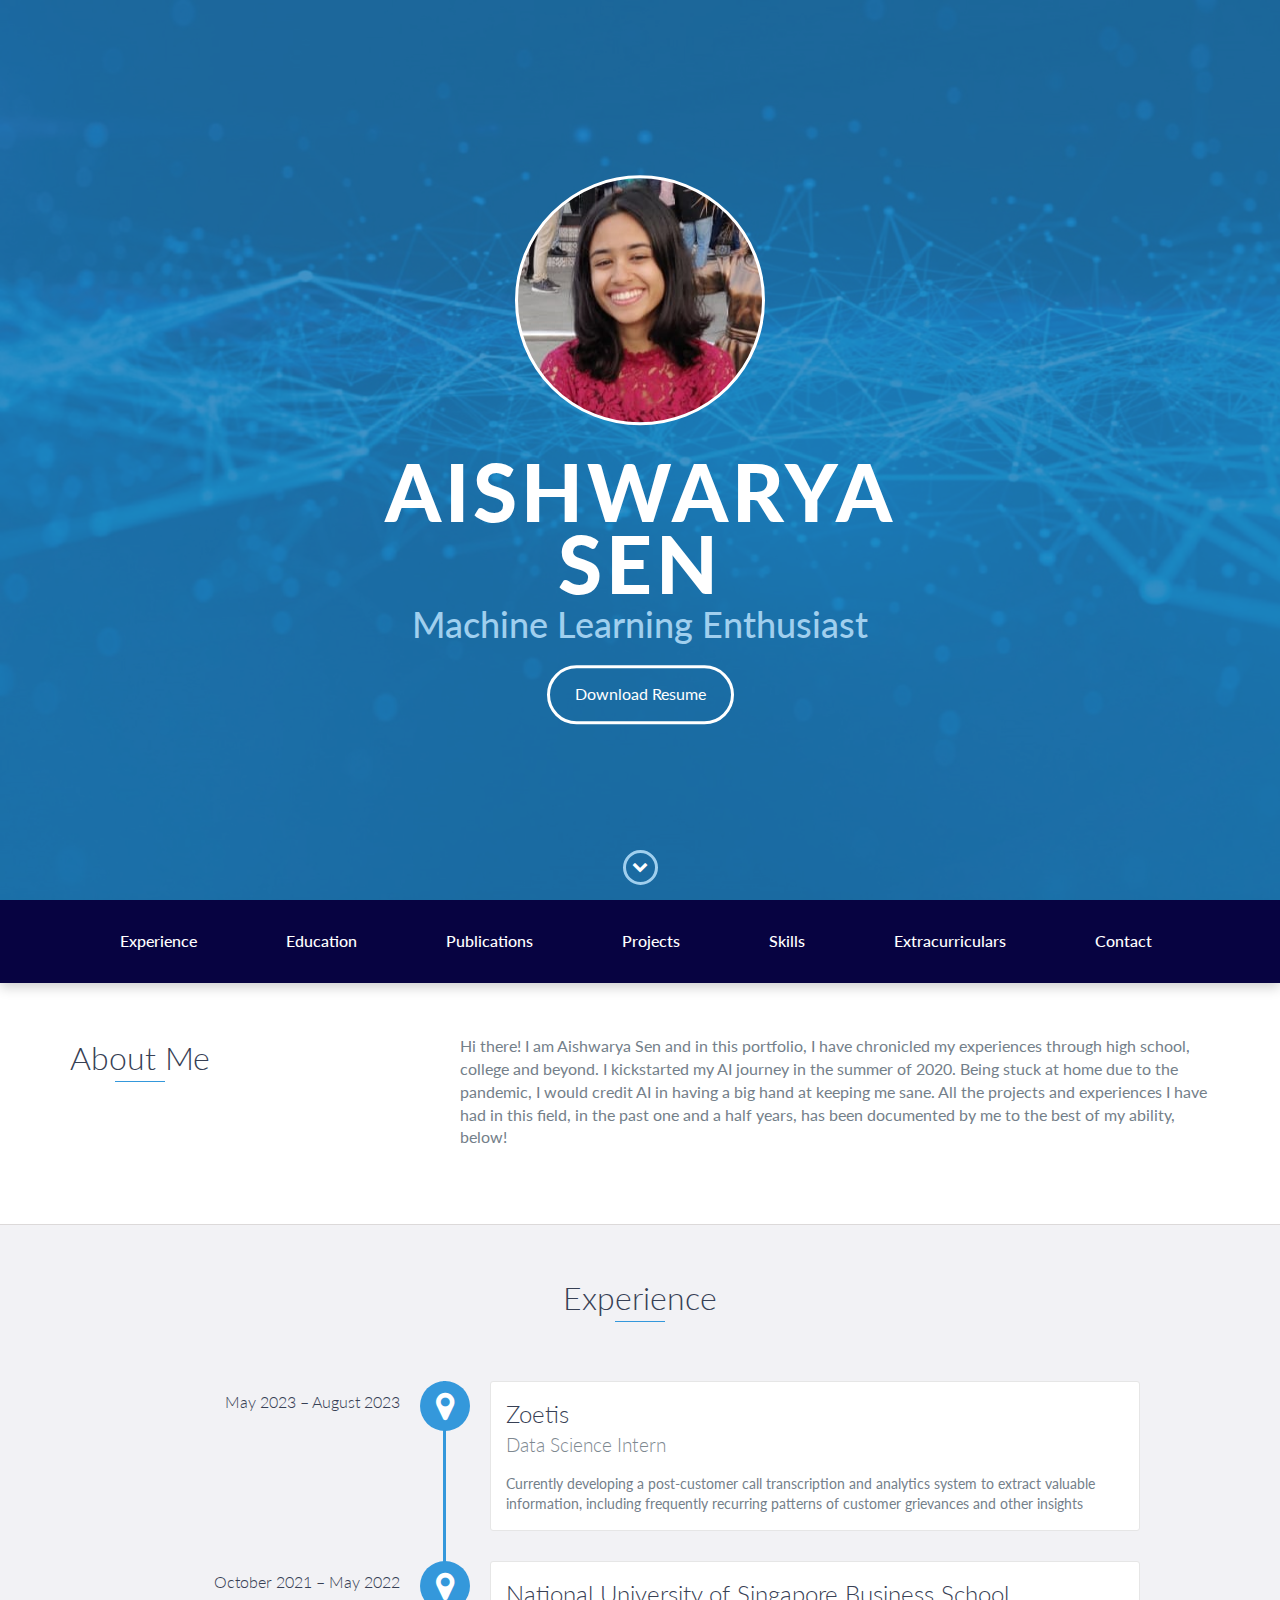
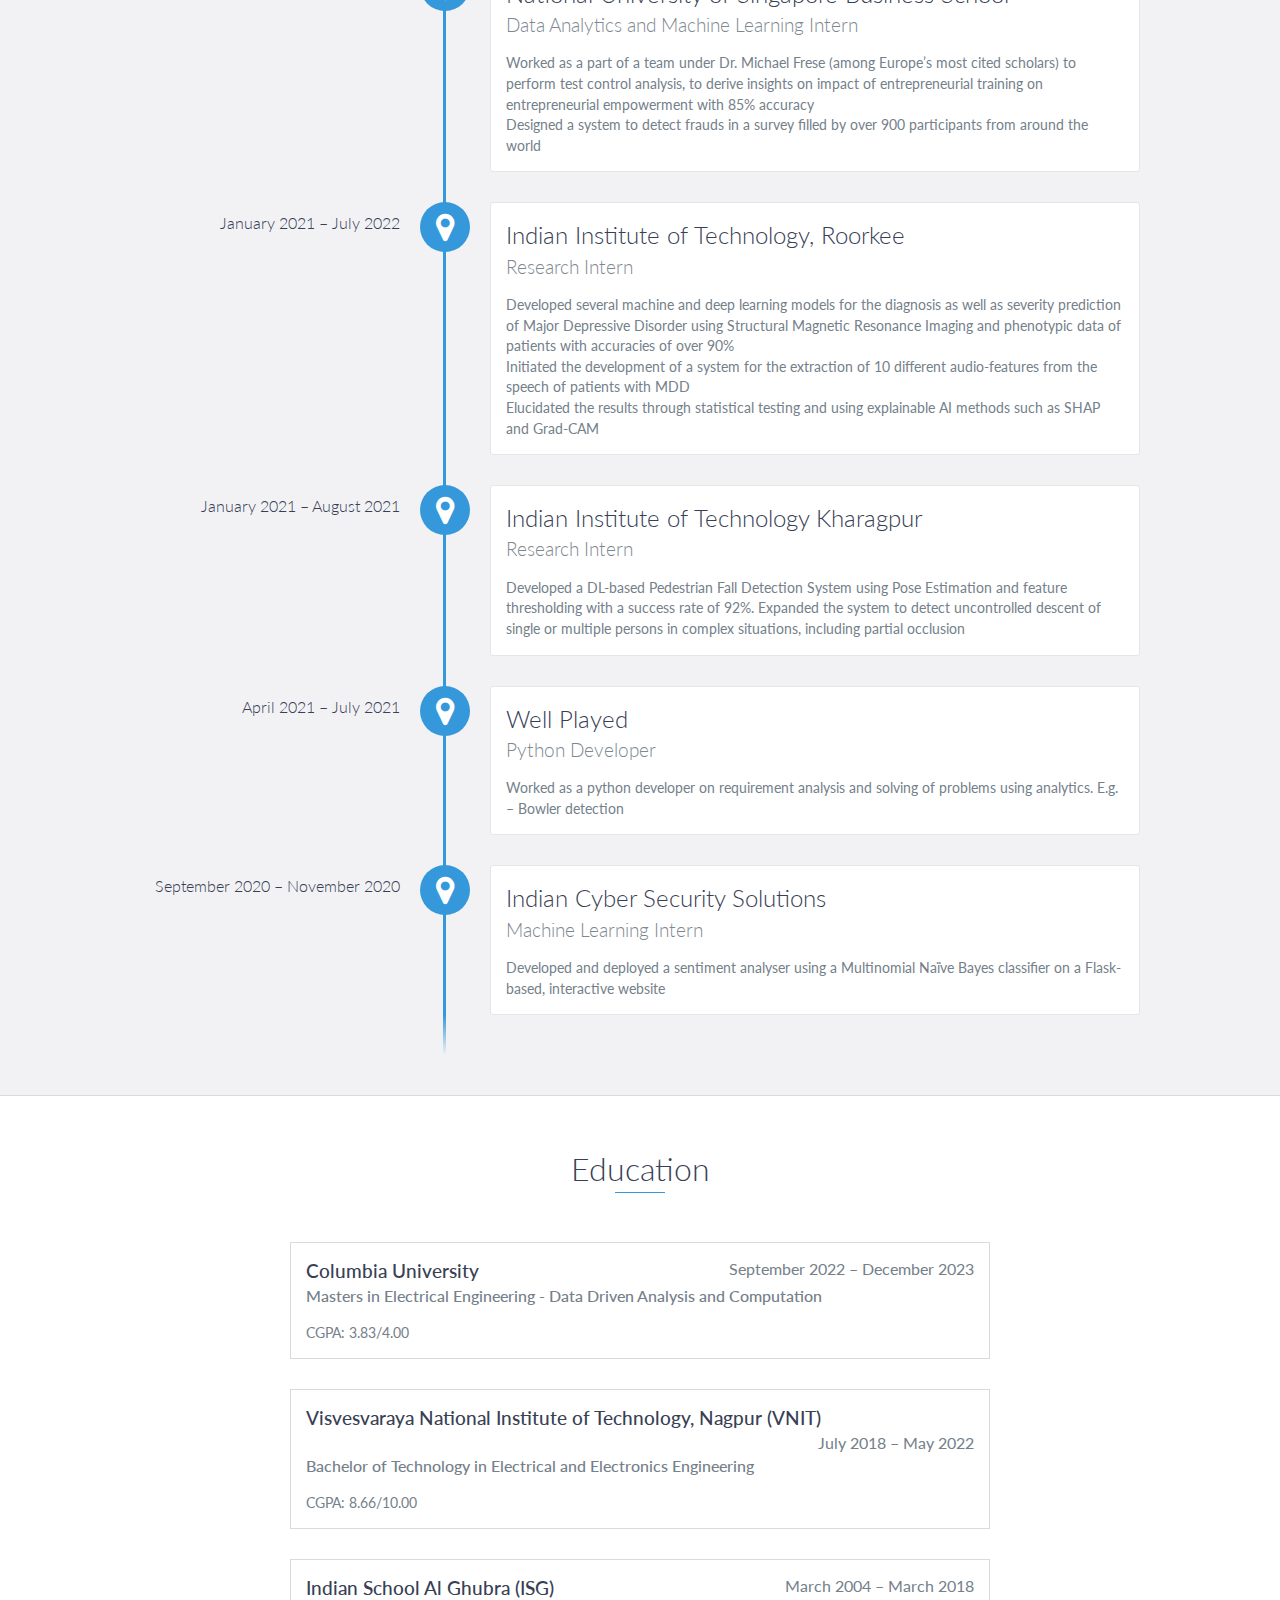
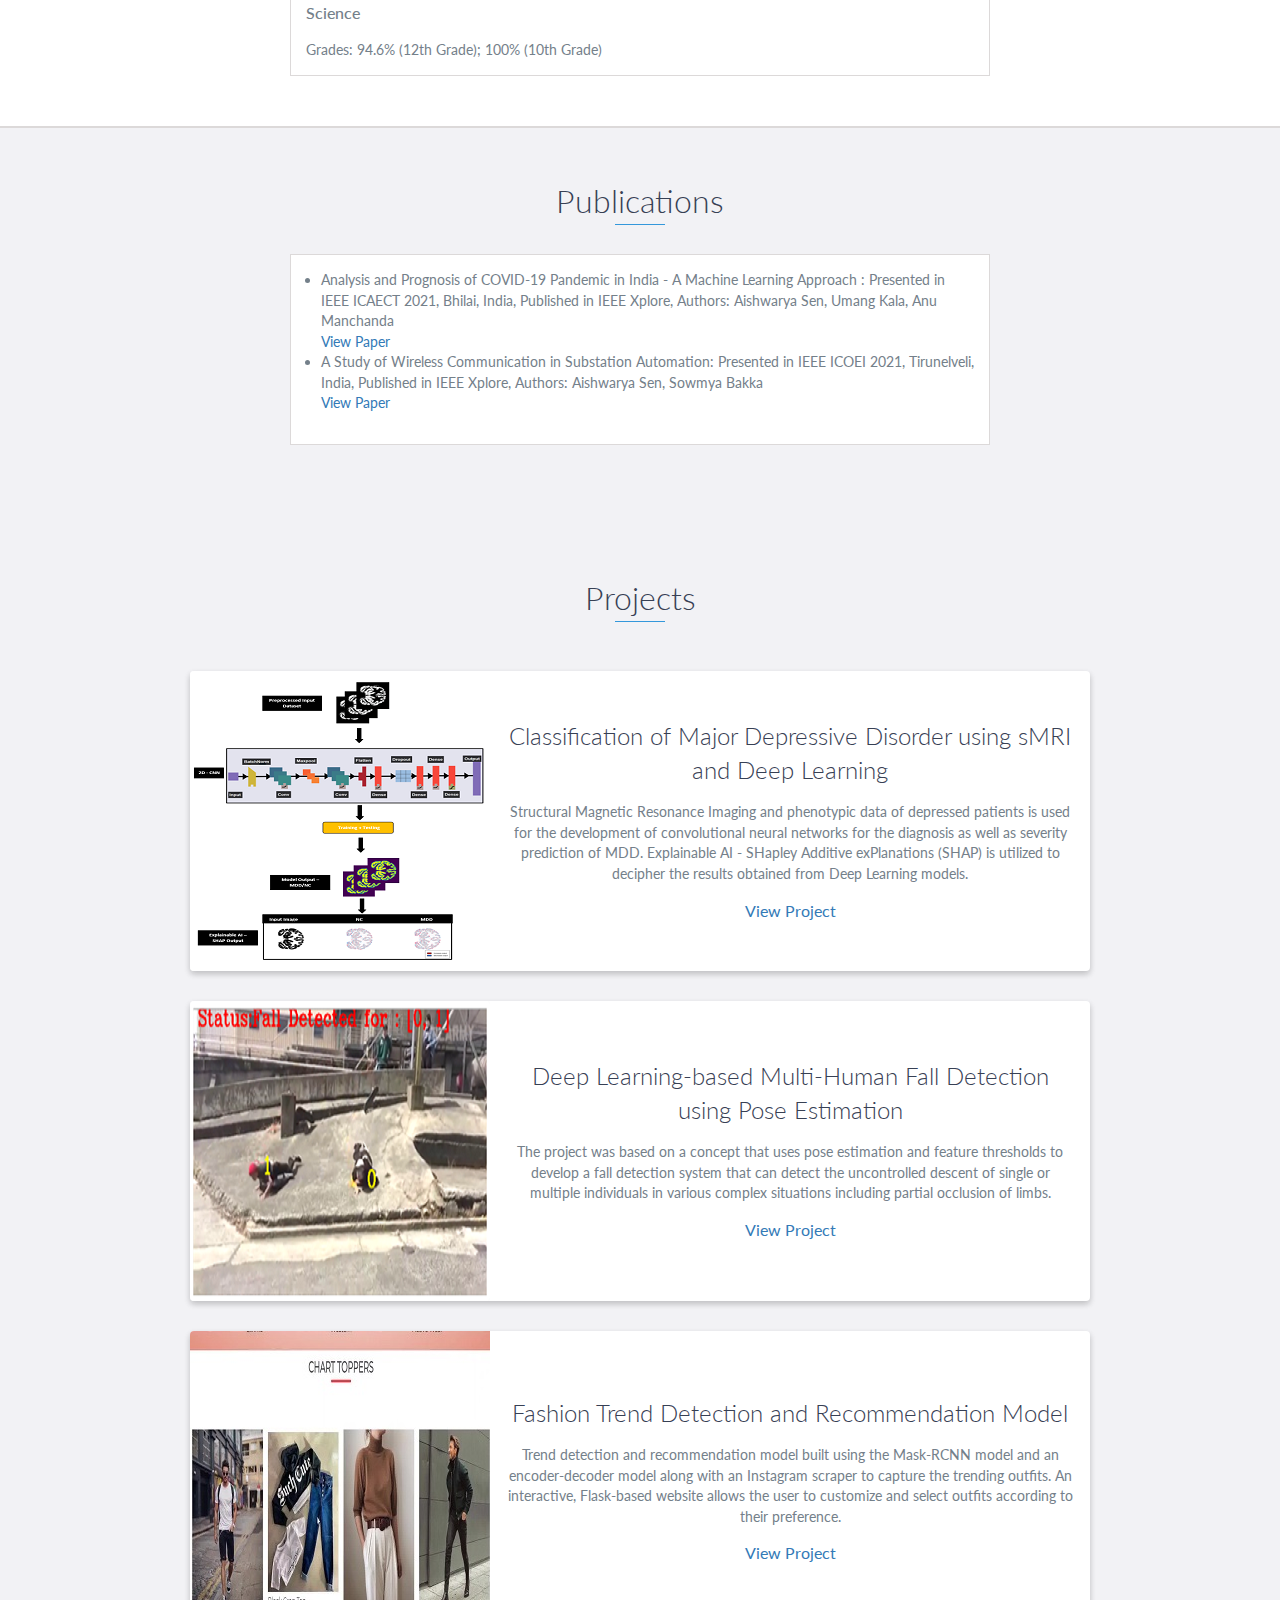
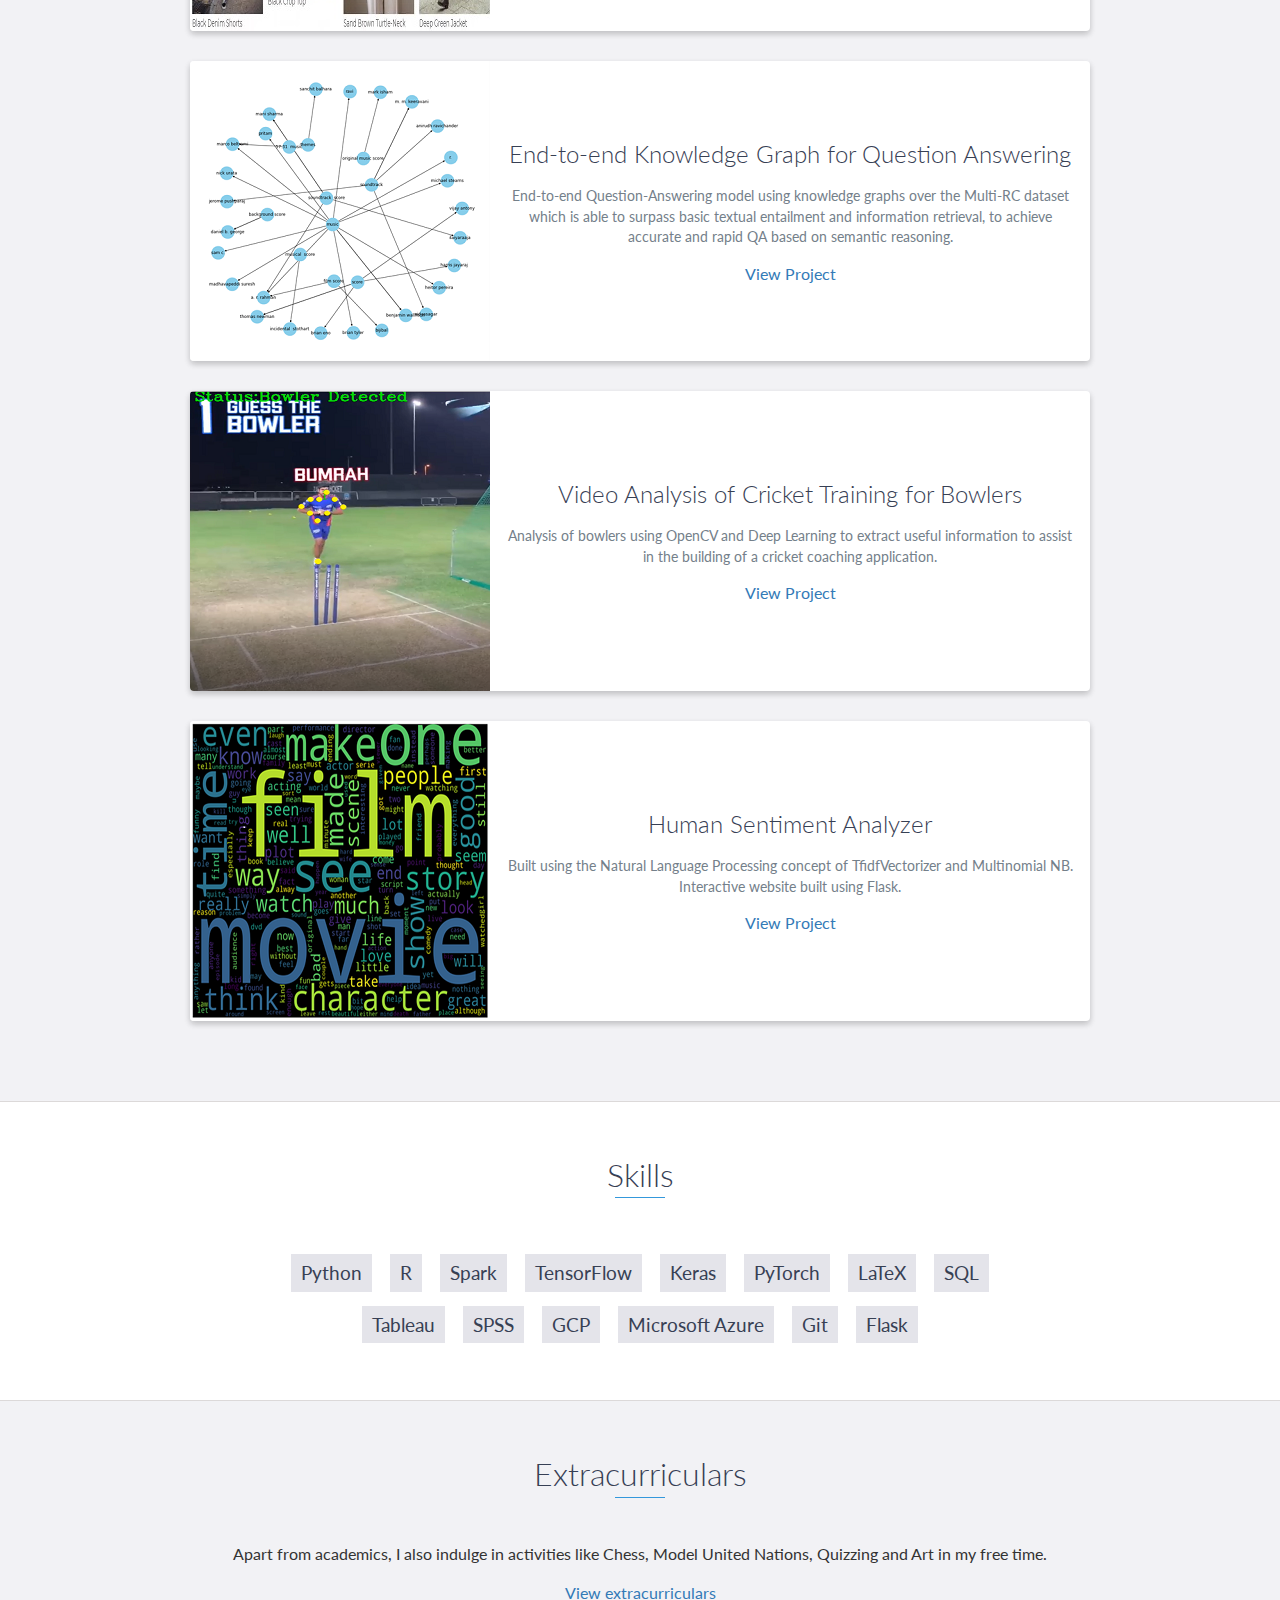
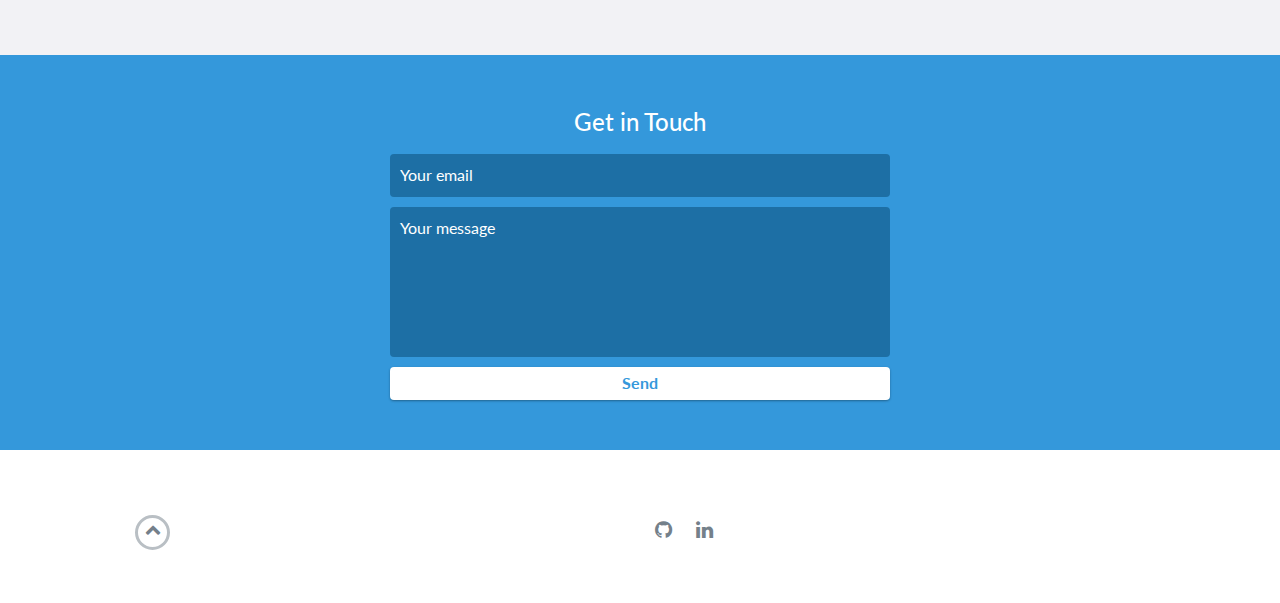
<file: index.html>
<!DOCTYPE html>
<html class="no-js" lang="en">

<head>
    <meta charset="utf-8">
    <meta http-equiv="X-UA-Compatible" content="IE=edge">
    <meta name="viewport" content="width=device-width, initial-scale=1">
    <title>My Portfolio</title>
	<link rel="shortcut icon" href="favicon.ico" type="image/x-icon">
	<link rel="icon" href="favicon.ico" type="image/x-icon">
    <link href="https://fonts.googleapis.com/css?family=Lato:300,400,700,900" rel="stylesheet">
    <link rel="stylesheet" href="libs/font-awesome/css/font-awesome.min.css">
    <link href="css/bootstrap.min.css" rel="stylesheet">
    <link href="css/styles.css" rel="stylesheet">
    <link href="css/lead.css" rel="stylesheet">
    <link href="css/page.css" rel="stylesheet">
    <link href="css/styleopt.css" rel="stylesheet">

</head>

<body>
   
    <div id="lead">
        <div id="lead-content">
            <div class="author-img" style="background-image: url(images/profile-image1.png);"></div>
            <h1>Aishwarya Sen</h1>
            <h2>Machine Learning Enthusiast</h2>
            <a href="https://drive.google.com/file/d/1yhJQAk7aysb_W3aeq8opsKJZp063W_T9/view?usp=sharing" class="btn-rounded-white">Download Resume</a>
        </div>
        
        <!-- End #lead-content -->

        <div id="lead-overlay"></div>

        <div id="lead-down">
            <span>
                <i class="fa fa-chevron-down" aria-hidden="true"></i>
            </span>
        </div>
        <!-- End #lead-down -->
    </div>
    <!-- End #lead -->

    <div class="page-nav-space-holder d-none d-md-block">
        <div id="page-nav-wrapper" class="page-nav-wrapper text-center">
            <div class="container">
                <ul id="page-nav" class="nav page-nav list-inline">
                    <li class="nav-item"><a class="scrollto nav-link" href="#experience">Experience</a></li>
                    <li class="nav-item"><a class="scrollto nav-link" href="#education">Education</a></li>
                    <li class="nav-item"><a class="scrollto nav-link" href="#publications">Publications</a></li>
                    <li class="nav-item"><a class="scrollto nav-link" href="#projects">Projects</a></li>
                    <li class="nav-item"><a class="scrollto nav-link" href="#skills">Skills</a></li>
                    <li class="nav-item"><a class="scrollto nav-link" href="#extracurriculars">Extracurriculars</a></li>
                    <li class="nav-item"><a class="scrollto nav-link" href="#contact">Contact</a></li>
                </ul><!--//page-nav-->
            </div>
        </div><!--//page-nav-wrapper-->
    </div>

    <div id="about">
        <div class="container">
            <div class="row">
                <div class="col-md-4">
                    <h2 class="heading">About Me</h2>
                </div>
                <div class="col-md-8">
                    <p>
                        Hi there! I am Aishwarya Sen and in this portfolio, I have chronicled my experiences through high school, college and beyond. 
                        I kickstarted my AI journey in the summer of 2020. Being stuck at home due to the pandemic, I would credit AI in having a big hand at keeping me sane. All the projects and experiences I have had in this field, in the past one and a half years, has been documented by me to the best of my ability, below!
                    </p>
                </div>
            </div>
        </div>
    </div>
    <!-- End #about -->

    <div id="experience" class="background-alt">
        <h2 class="heading">Experience</h2>
        <div id="experience-timeline">
		
            <div data-date="May 2023 – August 2023">
                <h3>Zoetis</h3>
                <h4>Data Science Intern</h4>
                <p>
                    Currently developing a post-customer call transcription and analytics system to extract valuable information, including frequently recurring patterns of customer grievances and other insights
                </p>
            </div>
		
            <div data-date="October 2021 – May 2022">
                <h3>National University of Singapore Business School</h3>
                <h4>Data Analytics and Machine Learning Intern</h4>
                <p>
                    Worked as a part of a team under Dr. Michael Frese (among Europe’s most cited scholars) to perform test control analysis, to derive insights on impact of entrepreneurial training on entrepreneurial empowerment with 85% accuracy
		</p>
		<p> 
		    Designed a system to detect frauds in a survey filled by over 900 participants from around the world
		</p>
            </div>


            <div data-date="January 2021 – July 2022">
                <h3>Indian Institute of Technology, Roorkee</h3>
                <h4>Research Intern</h4>
              
                    <p>
                       Developed several machine and deep learning models for the diagnosis as well as severity prediction of Major Depressive Disorder using Structural Magnetic Resonance Imaging and phenotypic data of patients with accuracies of over 90%
		    </p>
		    <p>
		       Initiated the development of a system for the extraction of 10 different audio-features from the speech of patients with MDD
                    </p>
		    <p>
		       Elucidated the results through statistical testing and using explainable AI methods such as SHAP and Grad-CAM

                    </p> 
                 
            </div>

            <div data-date="January 2021 – August 2021">
                <h3>Indian Institute of Technology Kharagpur</h3>
                <h4>Research Intern</h4>
                <p>
                    Developed a DL-based Pedestrian Fall Detection System using Pose Estimation and feature thresholding with a success rate of 92%. Expanded the system to detect uncontrolled descent of single or multiple persons in complex situations, including partial occlusion
                </p>
            </div>

            <div data-date="April 2021 – July 2021">
                <h3>Well Played</h3>
                <h4>Python Developer</h4>
                <p>
                    Worked as a python developer on requirement analysis and solving of problems using analytics. E.g. – Bowler detection
                </p>
            </div>
            <div data-date="September 2020 – November 2020">
                <h3>Indian Cyber Security Solutions</h3>
                <h4>Machine Learning Intern</h4>
                <p>
                    Developed and deployed a sentiment analyser using a Multinomial Naïve Bayes classifier on a Flask-based, interactive website
                </p>
            </div>



        </div>
    </div>
    <!-- End #experience -->

    <div id="education">
        <h2 class="heading">Education</h2>

	<div class="education-block">
            <h3>Columbia University</h3>
            <span class="education-date">September 2022 – December 2023</span>
            <h4>Masters in Electrical Engineering - Data Driven Analysis and Computation</h4>
            <p>
                CGPA: 3.83/4.00
            </p>
        </div>
        <!-- End .education-block -->
	    
        <div class="education-block">
            <h3>Visvesvaraya National Institute of Technology, Nagpur (VNIT)</h3>
            <span class="education-date">July 2018 – May 2022</span>
            <h4>Bachelor of Technology in Electrical and Electronics Engineering</h4>
            <p>
                CGPA: 8.66/10.00
            </p>
        </div>
        <!-- End .education-block -->

        <div class="education-block">
            <h3>Indian School Al Ghubra (ISG)</h3>
            <span class="education-date">March 2004 – March 2018</span>
            <h4>Science</h4>

             <p>
                 Grades: 94.6% (12th Grade); 100% (10th Grade)	   

             </p>

        </div>
        <!-- End .education-block -->
    </div>
    <!-- End #education -->

    <div id="publications"></div>
    <div class="optional-section background-alt">
        <h2 class="heading">Publications</h2>

    
        <div class="optional-section-block">
            <ul>
                <li>
                    Analysis and Prognosis of COVID-19 Pandemic in India - A Machine Learning Approach : Presented in IEEE ICAECT 2021, Bhilai, India, Published in IEEE Xplore, Authors: Aishwarya Sen, Umang Kala, Anu Manchanda
                </li>
                <a href="https://ieeexplore.ieee.org/document/9392449">View Paper</a>
                <li>
                    A Study of Wireless Communication in Substation Automation: Presented in IEEE ICOEI 2021, Tirunelveli, India, Published in IEEE Xplore, Authors: Aishwarya Sen, Sowmya Bakka
                </li>
                <a href="https://ieeexplore.ieee.org/document/9452985">View Paper</a>
            </ul>
                      
        </div>
        <!-- End .optional-section-block -->        
    

    
    </div>
    <!-- End .optional-section -->

    <div id="projects" class="background-alt">
        <h2 class="heading">Projects</h2>

        <div class="container">
            <div class="row">
                <div class="project shadow-large">
                    <div class="project-image">
                        <img src="images/IITRnew.png" />
                    </div>
                    <!-- End .project-image -->
                    <div class="project-info">
                        <h3>Classification of Major Depressive Disorder using sMRI and Deep Learning</h3>
                        <p>
                            Structural Magnetic Resonance Imaging and phenotypic data of depressed patients is used for the development of convolutional neural networks for the diagnosis as well as severity prediction of MDD. Explainable AI - SHapley Additive exPlanations (SHAP) is utilized to decipher the results obtained from Deep Learning models.
                        </p>
                        <a href="IITR.html">View Project</a>
                    </div>
                    <!-- End .project-info -->
                </div>
                <!-- End .project -->

                <div class="project shadow-large">
                    <div class="project-image" >
                        <img src="images/yes_multinew.png" />
                    </div>
                    <!-- End .project-image -->
                    <div class="project-info">
                        <h3>Deep Learning-based Multi-Human Fall Detection using Pose Estimation </h3>
                        <p>
                            The project was based on a concept that uses pose estimation and feature thresholds to develop a fall detection system that can detect the uncontrolled descent of single or multiple individuals in various complex situations including partial occlusion of limbs.
                        </p>
                        <a href="IITK.html">View Project</a>
                    </div>
                    <!-- End .project-info -->
                </div>
                <!-- End .project -->

                <div class="project shadow-large">
                    <div class="project-image">
                        <img src="images/myntranew.jpg" />
                    </div>
                    <!-- End .project-image -->
                    <div class="project-info">
                        <h3>Fashion Trend Detection and Recommendation Model</h3>
                        <p>
                            Trend detection and recommendation model built using the Mask-RCNN model and an encoder-decoder model along with an Instagram scraper to capture the trending outfits. An interactive, Flask-based website allows the user to customize and select outfits according to their preference.
                        </p>
                        <a href="Myntra.html">View Project</a>
                    </div>
                    <!-- End .project-info -->
                </div>
                <!-- End .project -->

                <div class="project shadow-large">
                    <div class="project-image">
                        <img src="images/KGnew.png" />
                    </div>
                    <!-- End .project-image -->
                    <div class="project-info">
                        <h3>End-to-end Knowledge Graph for Question Answering</h3>
                        <p>
                            End-to-end Question-Answering model using knowledge graphs over the Multi-RC dataset which is able to surpass basic textual entailment and information retrieval, to achieve accurate and rapid QA based on semantic reasoning.
                        </p>
                        <a href="KGQA.html">View Project</a>
                    </div>
                    <!-- End .project-info -->
                </div>
                <!-- End .project -->

                <div class="project shadow-large">
                    <div class="project-image">
                        <img src="images/bowlernew.png" />
                    </div>
                    <!-- End .project-image -->
                    <div class="project-info">
                        <h3>Video Analysis of Cricket Training for Bowlers</h3>
                        <p>
                            Analysis of bowlers using OpenCV and Deep Learning to extract useful information to assist in the building of a cricket coaching application. 
                        </p>
                        <a href="wellplayed.html">View Project</a>
                    </div>
                    <!-- End .project-info -->
                </div>
                <!-- End .project -->

                <div class="project shadow-large">
                    <div class="project-image">
                        <img src="images/wordcloudnew.png" />
                    </div>
                    <!-- End .project-image -->
                    <div class="project-info">
                        <h3>Human Sentiment Analyzer</h3>
                        <p>
                            Built using the Natural Language Processing concept of TfidfVectorizer and Multinomial NB. Interactive website built using Flask.
                        </p>
                        <a href="ICSS.html">View Project</a>
                    </div>
                    <!-- End .project-info -->
                </div>
                <!-- End .project -->


            </div>
        </div>
    </div>
    <!-- End #projects -->

    <div id="skills">
        <h2 class="heading">Skills</h2>
        <ul>
 
            <li>Python</li>
            <li>R</li>
            <li>Spark</li>
            <li>TensorFlow</li>
            <li>Keras</li>
            <li>PyTorch</li>
            <li>LaTeX</li>
            <li>SQL</li>
            <li>Tableau</li>
            <li>SPSS</li>
            <li>GCP</li>
            <li>Microsoft Azure</li>
            <li>Git</li>
            <li>Flask</li>
        </ul>
    </div>
    <!-- End #skills -->

    <div id="extracurriculars"></div>
    <div class="optional-section background-alt">
        <h2 class="heading">Extracurriculars</h2>

    
        <div class="optional-section-block2">
            
            <p>
                Apart from academics, I also indulge in activities like Chess, Model United Nations, Quizzing and Art in my free time.
            </p>
            <a href="Extra.html">View extracurriculars</a>

          
        </div>
        <!-- End .optional-section-block -->        
    

    
    </div>
    <!-- End .optional-section -->
    <div id="contact">
        <h2>Get in Touch</h2>
        <div id="contact-form">
            <form method="POST" action="https://formspree.io/f/xwkagyko">
                <input type="hidden" name="_subject" value="Contact request from personal website" />
                <input type="email" name="_replyto" placeholder="Your email" required>
                <textarea name="message" placeholder="Your message" required></textarea>
                <button type="submit">Send</button>
            </form>
        </div>
        <!-- End #contact-form -->
    </div>
    <!-- End #contact -->

    <footer>
        <div class="container">
            <div class="row">
                <div class="col-sm-2 top">
                    <span id="to-top">
                        <i class="fa fa-chevron-up" aria-hidden="true"></i>
                    </span>
                </div>
                <div class="col-sm-5 social">
                    <ul>
                        <li>
                            <a href="https://github.com/aishwaryasen1" target="_blank"><i class="fa fa-github" aria-hidden="true"></i></a>
                        </li>
                       
                        <li>
                            <a href="https://www.linkedin.com/in/aishwarya-sen-79a7011a1/" target="_blank"><i class="fa fa-linkedin" aria-hidden="true"></i></a>
                        </li>
                      
                    </ul>
                </div>
            </div>
        </div>
    </footer>
    <!-- End footer -->

    <script src="https://ajax.googleapis.com/ajax/libs/jquery/1.12.4/jquery.min.js"></script>
    <script src="js/scripts.min.js"></script>
</body>

</html>
</file>
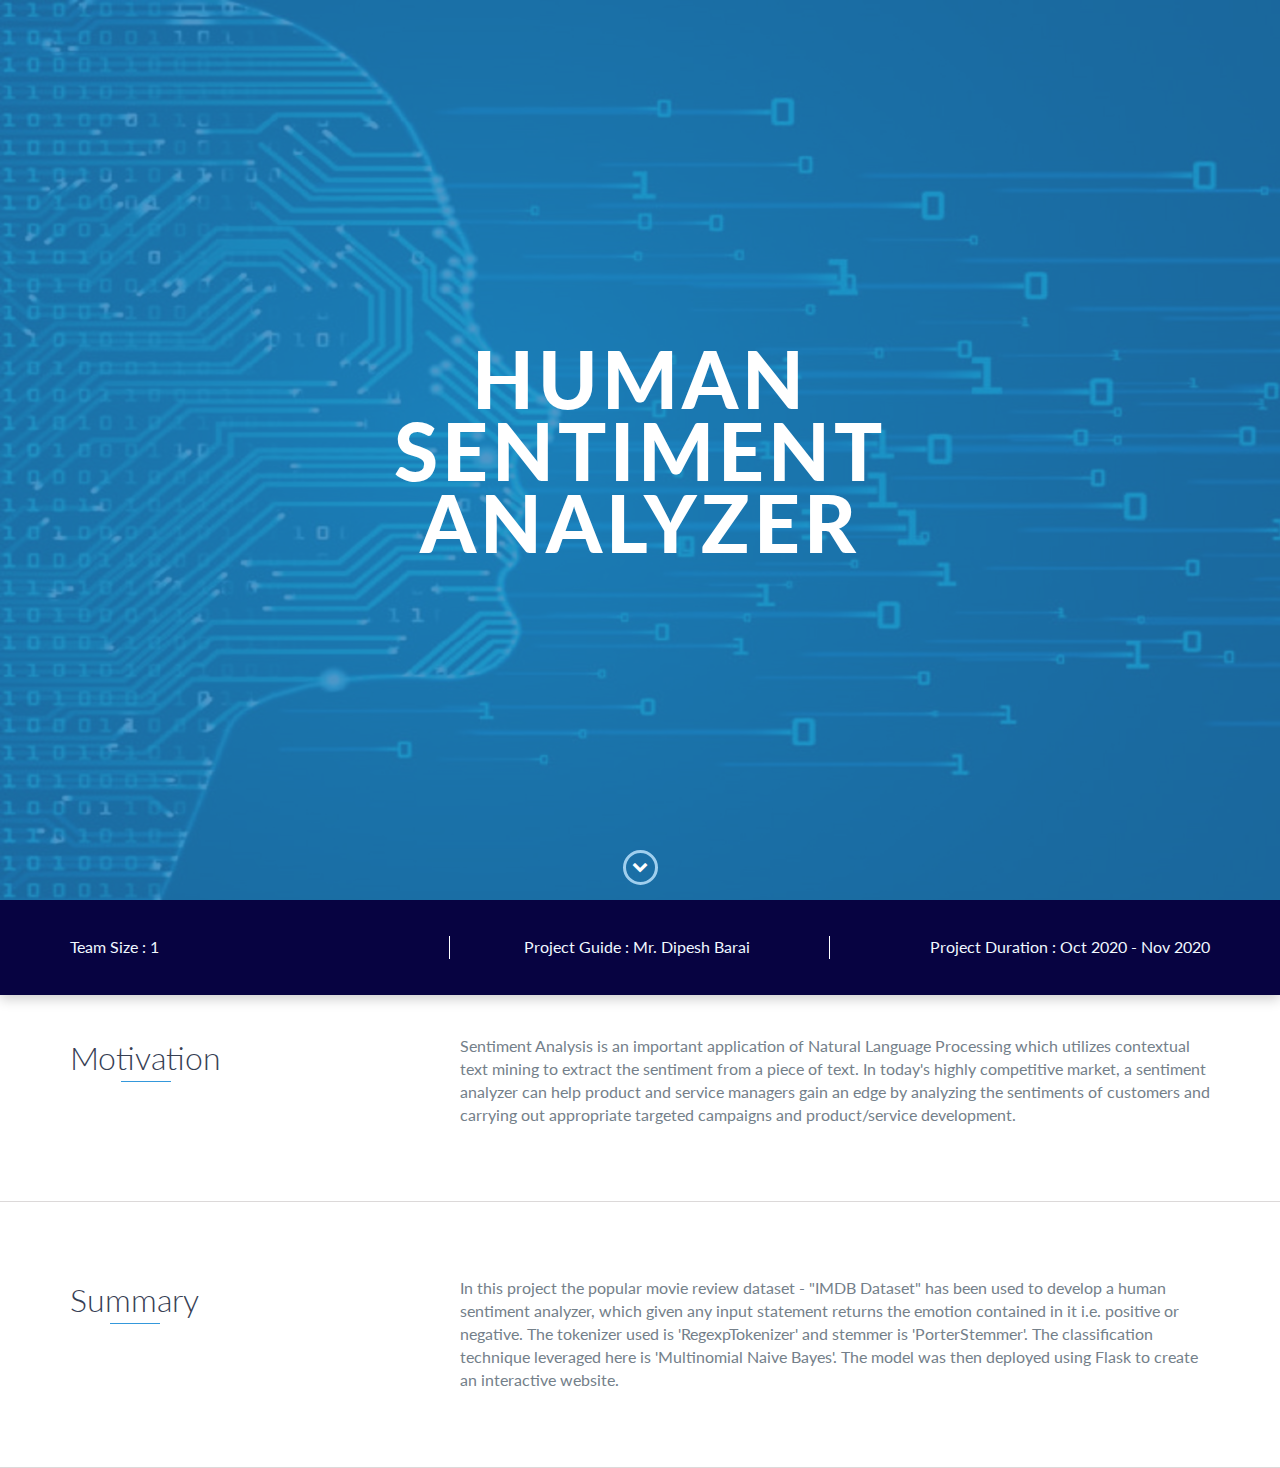
<file: ICSS.html>
<!DOCTYPE html>
<html class="no-js" lang="en">

<head>
    <meta charset="utf-8">
    <meta http-equiv="X-UA-Compatible" content="IE=edge">
    <meta name="viewport" content="width=device-width, initial-scale=1">
    <title>My Portfolio</title>
	<link rel="shortcut icon" href="favicon.ico" type="image/x-icon">
	<link rel="icon" href="favicon.ico" type="image/x-icon">
    <link href="https://fonts.googleapis.com/css?family=Lato:300,400,700,900" rel="stylesheet">
    <link rel="stylesheet" href="libs/font-awesome/css/font-awesome.min.css">
    <link href="css/bootstrap.min.css" rel="stylesheet">
    <link href="css/styles.css" rel="stylesheet">
    <link href="css/style.css" rel="stylesheet">
    <link href="css/page.css" rel="stylesheet">
    <link href="css/ICSS.css" rel="stylesheet">
</head>

<body>
    
    <div id="lead">
        <div id="lead-content">
            <h1>Human Sentiment Analyzer</h1>
        </div>
        <!-- End #lead-content -->

        <div id="lead-overlay"></div>

        <div id="lead-down">
            <span>
                <i class="fa fa-chevron-down" aria-hidden="true"></i>
            </span>
        </div>
        <!-- End #lead-down -->
    </div>
    <!-- End #lead -->

    
    <div class="page-nav-space-holder d-none d-md-block">
        <div id="page-nav-wrapper" class="page-nav-wrapper text-center">
            <div class="container">
                
                <p class="alignleft">Team Size : 1</p>
                <p class="aligncenter">Project Guide : Mr. Dipesh Barai</p>
                <p class="alignright">Project Duration : Oct 2020 - Nov 2020</p>
                </div>
                <div style="clear: both;"></div>
            </div>
        </div><!--//page-nav-wrapper-->
    </div>

    <div id="about">
        <div class="container">
            <div class="row">
                <div class="col-md-4">
                    <h2 class="heading">Motivation</h2>
                </div>
                <div class="col-md-8">
                    <p>
                        Sentiment Analysis is an important application of Natural Language Processing which utilizes contextual text mining to extract the sentiment from a piece of text. In today's highly competitive market, a sentiment analyzer can help product and service managers gain an edge by analyzing the sentiments of customers and carrying out appropriate targeted campaigns and product/service development.
                    </p>
                </div>
            </div>
        </div>
    </div>
    <!-- End #about -->

    <div id="about">
        <div class="container">
            <div class="row">
                <div class="col-md-4">
                    <h2 class="heading">Summary</h2>
                </div>
                <div class="col-md-8">
                    <p>
                        In this project the popular movie review dataset - "IMDB Dataset" has been used to develop a human sentiment analyzer, which given any input statement returns the emotion contained in it i.e. positive or negative. The tokenizer used is 'RegexpTokenizer' and stemmer is 'PorterStemmer'. The classification technique leveraged here is 'Multinomial Naive Bayes'. The model was then deployed using Flask to create an interactive website. 
                    </p>
                </div>
            </div>
        </div>
    </div>
    <!-- End #about -->


    <script src="https://ajax.googleapis.com/ajax/libs/jquery/1.12.4/jquery.min.js"></script>
    <script src="js/scripts.min.js"></script>
</body>

</html>
</file>
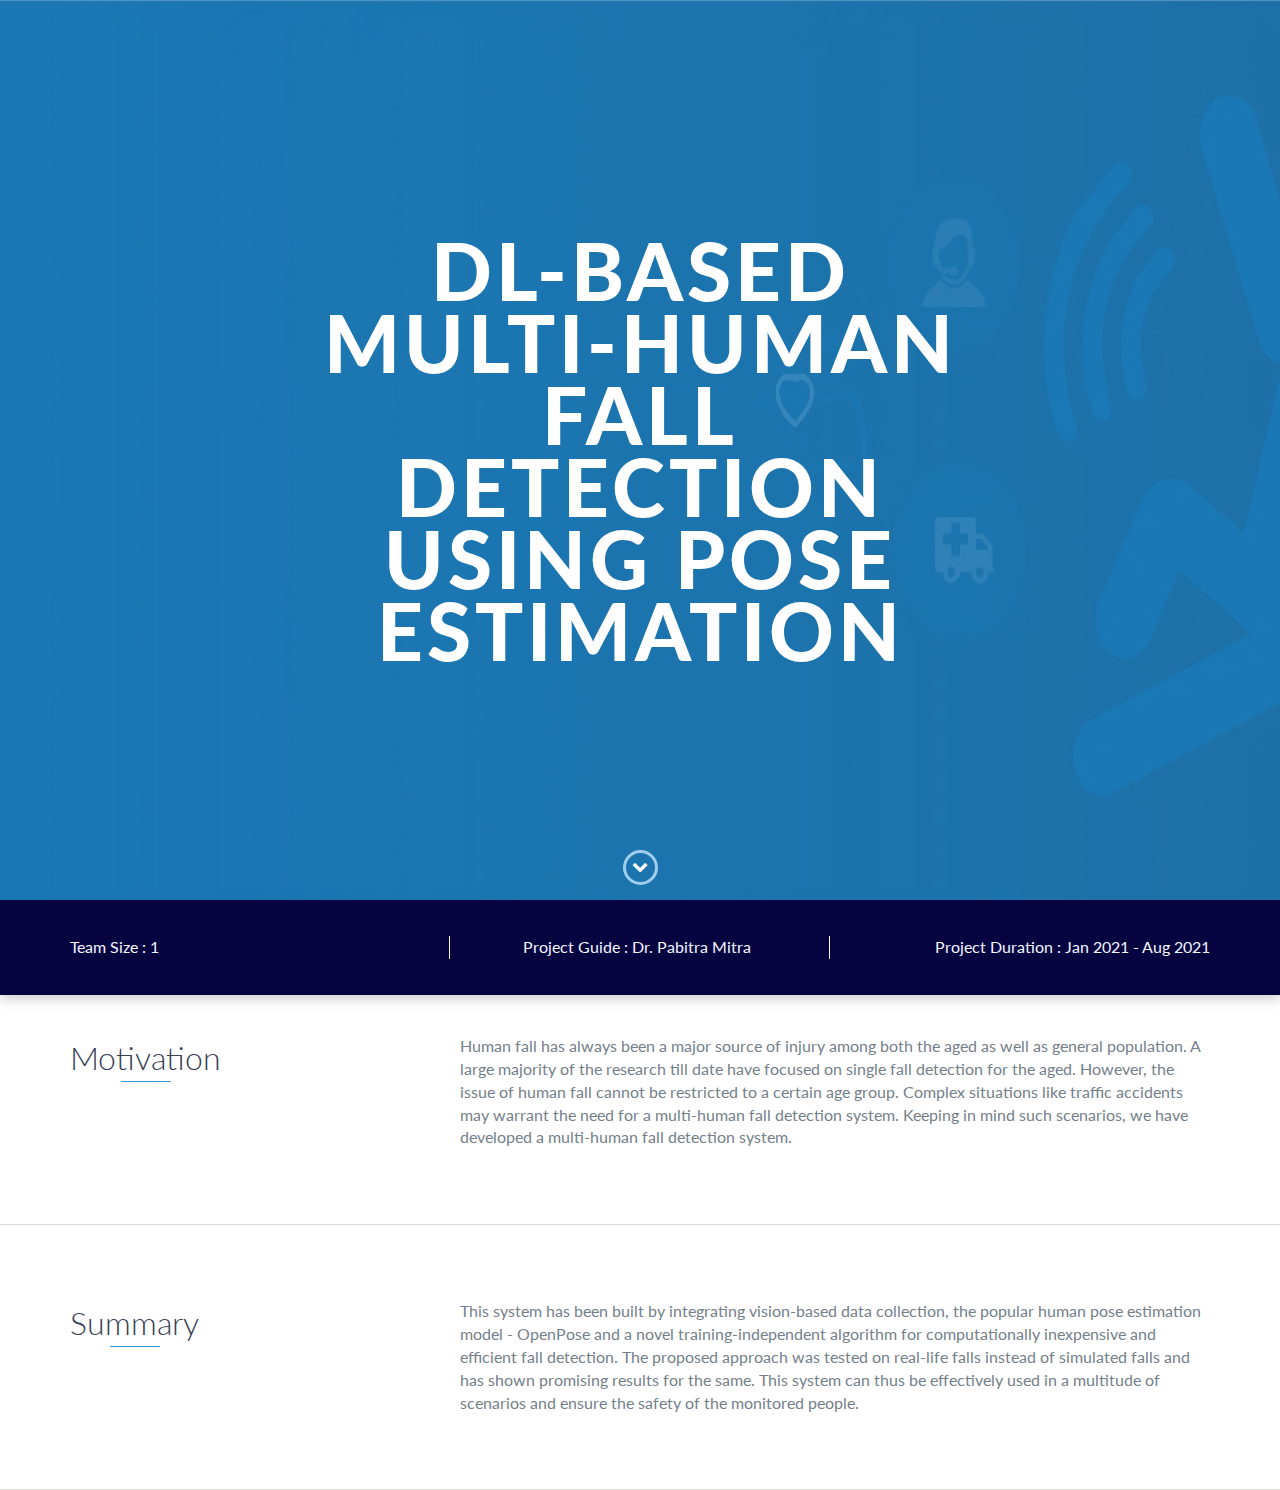
<file: IITK.html>
<!DOCTYPE html>
<html class="no-js" lang="en">

<head>
    <meta charset="utf-8">
    <meta http-equiv="X-UA-Compatible" content="IE=edge">
    <meta name="viewport" content="width=device-width, initial-scale=1">
    <title>My Portfolio</title>
	<link rel="shortcut icon" href="favicon.ico" type="image/x-icon">
	<link rel="icon" href="favicon.ico" type="image/x-icon">
    <link href="https://fonts.googleapis.com/css?family=Lato:300,400,700,900" rel="stylesheet">
    <link rel="stylesheet" href="libs/font-awesome/css/font-awesome.min.css">
    <link href="css/bootstrap.min.css" rel="stylesheet">
    <link href="css/styles.css" rel="stylesheet">
    <link href="css/style.css" rel="stylesheet">
    <link href="css/page.css" rel="stylesheet">
    <link href="css/IITK.css" rel="stylesheet">
    
   
</head>


<body>
    
    <div id="lead">

        
        
   
        <div id="lead-content">
            <h1>DL-based Multi-Human Fall Detection using Pose Estimation </h1>
        </div>

        
        
        <!-- End #lead-content -->

        <div id="lead-overlay"></div>

        <div id="lead-down">
            <span>
                <i class="fa fa-chevron-down" aria-hidden="true"></i>
            </span>
        </div>
        <!-- End #lead-down -->
    </div>
    <!-- End #lead -->

    <div class="page-nav-space-holder d-none d-md-block">
        <div id="page-nav-wrapper" class="page-nav-wrapper text-center">
            <div class="container">
                
                <p class="alignleft">Team Size : 1</p>
                <p class="aligncenter">Project Guide : Dr. Pabitra Mitra</p>
                <p class="alignright">Project Duration : Jan 2021 - Aug 2021</p>
                </div>
                <div style="clear: both;"></div>
            </div>
        </div><!--//page-nav-wrapper-->
    </div>

    <div id="about">
        <div class="container">
            <div class="row">
                <div class="col-md-4">
                    <h2 class="heading">Motivation</h2>
                </div>
                <div class="col-md-8">
                    <p>
                        Human fall has always been a major source of injury among both the aged as well as general population. A large majority of the research till date have focused on single fall detection for the aged. However, the issue of human fall cannot be restricted to a certain age group. Complex situations like traffic accidents may warrant the need for a multi-human fall detection system. Keeping in mind such scenarios, we have developed a multi-human fall detection system. 

                    </p>
                </div>
            </div>
        </div>
    </div>
    <!-- End #about -->

    <div id="about">
        <div class="container">
            <div class="row">
                <div class="col-md-4">
                    <h2 class="heading">Summary</h2>
                </div>
                <div class="col-md-8">
                    <p>
                        This system has been built by integrating vision-based data collection, the popular human pose estimation model - OpenPose and a novel training-independent algorithm for computationally inexpensive and efficient fall detection. The proposed approach was tested on real-life falls instead of simulated falls and has shown promising results for the same. This system can thus be effectively used in a multitude of scenarios and ensure the safety of the monitored people.
                    </p>
                </div>
            </div>
        </div>
    </div>
    <!-- End #about -->

    <script src="https://ajax.googleapis.com/ajax/libs/jquery/1.12.4/jquery.min.js"></script>
    <script src="js/scripts.min.js"></script>
</body>

</html>
</file>
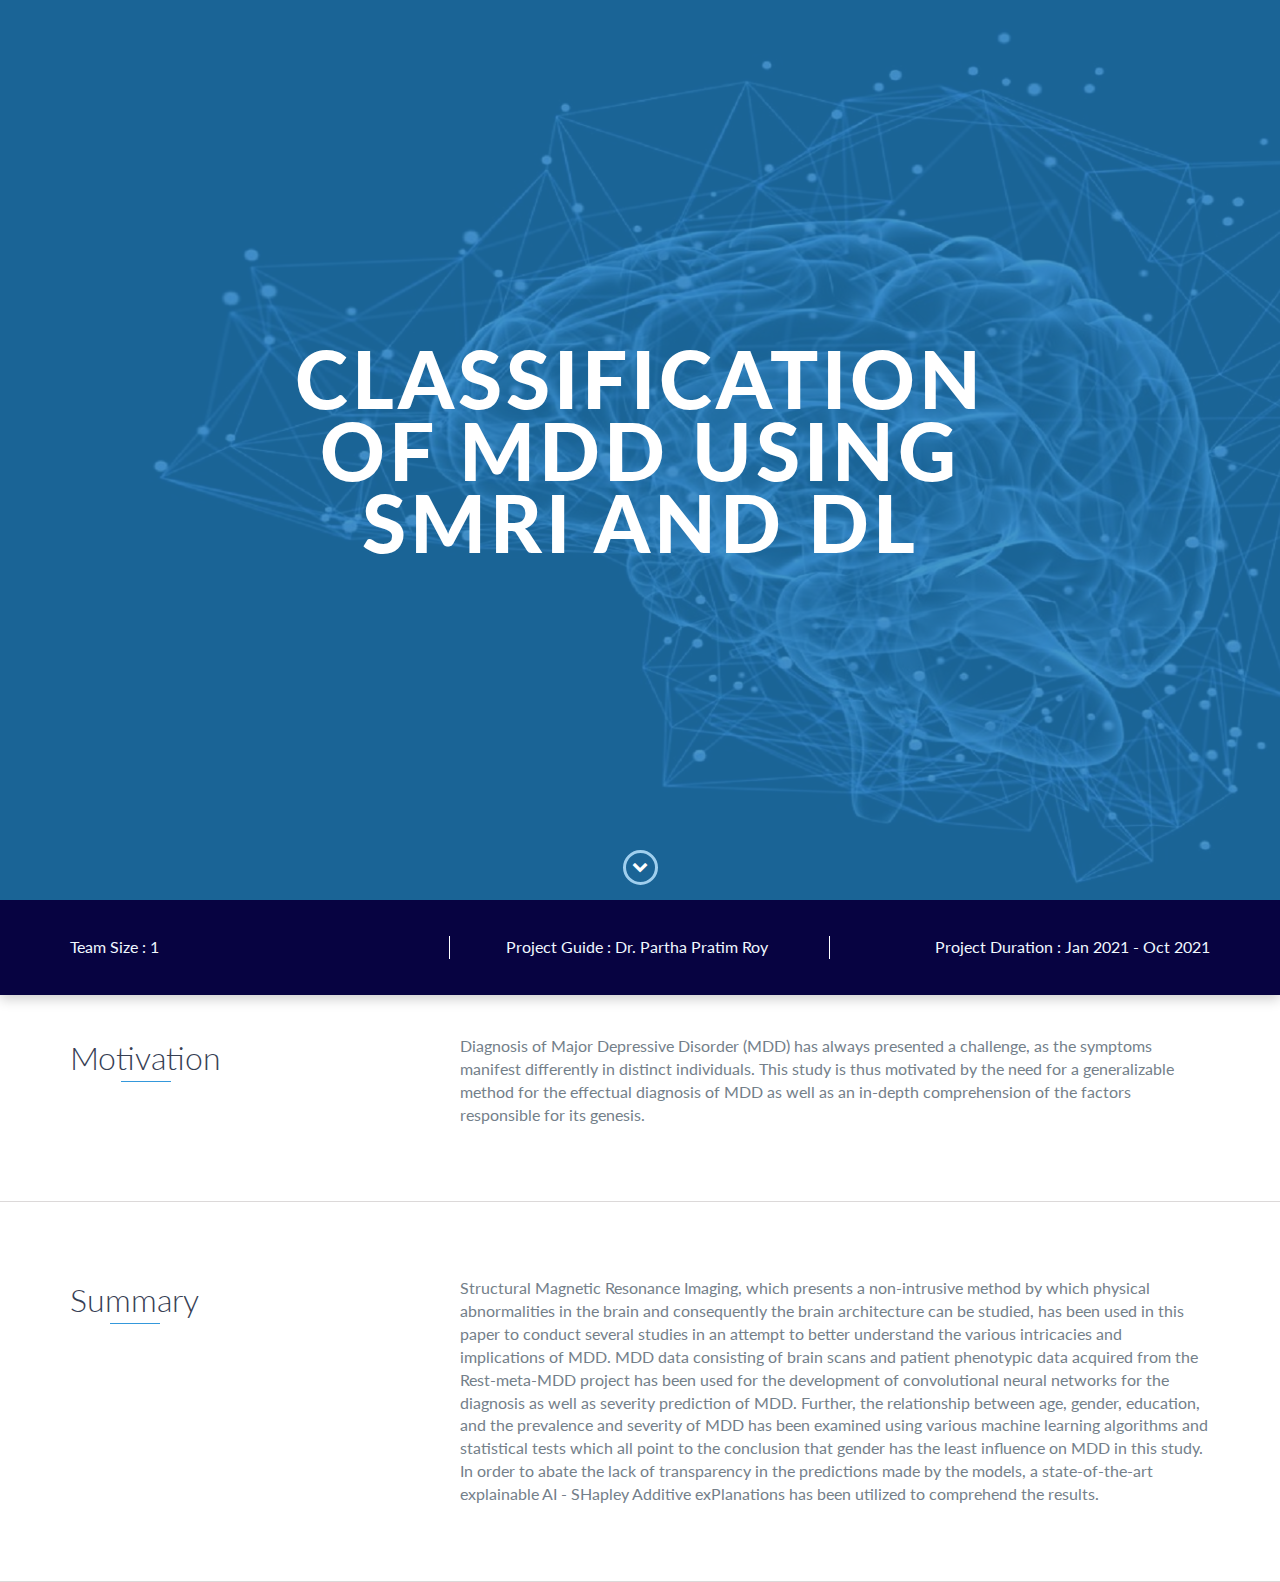
<file: IITR.html>
<!DOCTYPE html>
<html class="no-js" lang="en">

<head>
    <meta charset="utf-8">
    <meta http-equiv="X-UA-Compatible" content="IE=edge">
    <meta name="viewport" content="width=device-width, initial-scale=1">
    <title>My Portfolio</title>
	<link rel="shortcut icon" href="favicon.ico" type="image/x-icon">
	<link rel="icon" href="favicon.ico" type="image/x-icon">
    <link href="https://fonts.googleapis.com/css?family=Lato:300,400,700,900" rel="stylesheet">
    <link rel="stylesheet" href="libs/font-awesome/css/font-awesome.min.css">
    <link href="css/bootstrap.min.css" rel="stylesheet">
    <link href="css/styles.css" rel="stylesheet">
    <link href="css/page.css" rel="stylesheet">
    <link href="css/IITR.css" rel="stylesheet">
</head>

<body>
    
    <div id="lead">
        <div id="lead-content">
            <h1>Classification of MDD using sMRI and DL</h1>            
        </div>

        <!-- End #lead-content -->

        <div id="lead-overlay"></div>

        <div id="lead-down">
            <span>
                <i class="fa fa-chevron-down" aria-hidden="true"></i>
            </span>
        </div>
        <!-- End #lead-down -->
    </div>
    <!-- End #lead -->

    <div class="page-nav-space-holder d-none d-md-block">
        <div id="page-nav-wrapper" class="page-nav-wrapper text-center">
            <div class="container">
                
                <p class="alignleft">Team Size : 1</p>
                <p class="aligncenter">Project Guide : Dr. Partha Pratim Roy</p>
                <p class="alignright">Project Duration : Jan 2021 - Oct 2021</p>
                </div>
                <div style="clear: both;"></div>
            </div>
        </div><!--//page-nav-wrapper-->
    </div>

    <div id="about">
        <div class="container">
            <div class="row">
                <div class="col-md-4">
                    <h2 class="heading">Motivation</h2>
                </div>
                <div class="col-md-8">
                    <p>
                        Diagnosis of Major Depressive Disorder (MDD) has always presented a challenge, as the symptoms manifest differently in distinct individuals.  This study is thus motivated by the need for a generalizable method for the effectual diagnosis of MDD as well as an in-depth comprehension of the factors responsible for its genesis. 
                    </p>
                </div>
            </div>
        </div>
    </div>
    <!-- End #about -->

    <div id="about">
        <div class="container">
            <div class="row">
                <div class="col-md-4">
                    <h2 class="heading">Summary</h2>
                </div>
                <div class="col-md-8">
                    <p>
                        Structural Magnetic Resonance Imaging, which presents a non-intrusive method by which physical abnormalities in the brain and consequently the brain architecture can be studied, has been used in this paper to conduct several studies in an attempt to better understand the various intricacies and implications of MDD. MDD data consisting of brain scans and patient phenotypic data acquired from the Rest-meta-MDD project has been used for the development of convolutional neural networks for the diagnosis as well as severity prediction of MDD. Further, the relationship between age, gender, education, and the prevalence and severity of MDD has been examined using various machine learning algorithms and statistical tests which all point to the conclusion that gender has the least influence on MDD in this study. In order to abate the lack of transparency in the predictions made by the models, a state-of-the-art explainable AI - SHapley Additive exPlanations has been utilized to comprehend the results.
                    </p>
                </div>
            </div>
        </div>
    </div>
    <!-- End #about -->


    <script src="https://ajax.googleapis.com/ajax/libs/jquery/1.12.4/jquery.min.js"></script>
    <script src="js/scripts.min.js"></script>
</body>



</html>
</file>
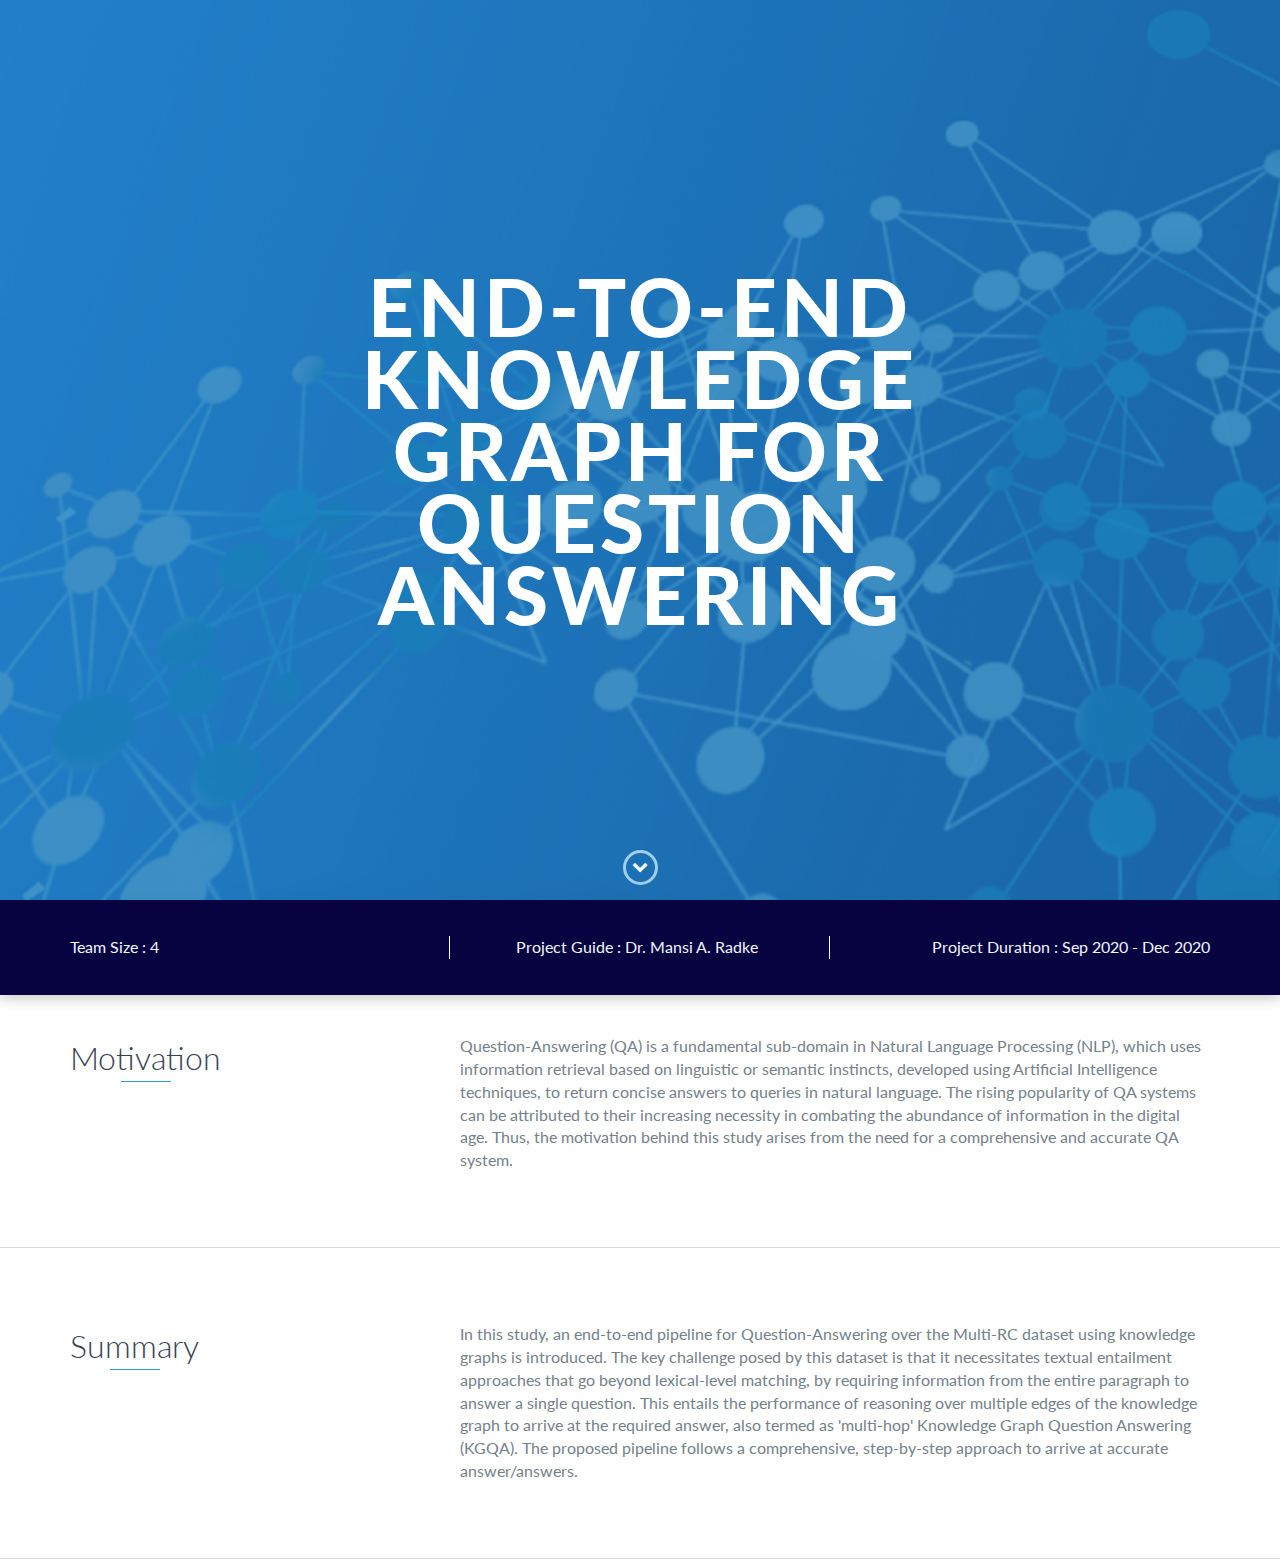
<file: KGQA.html>
<!DOCTYPE html>
<html class="no-js" lang="en">

<head>
    <meta charset="utf-8">
    <meta http-equiv="X-UA-Compatible" content="IE=edge">
    <meta name="viewport" content="width=device-width, initial-scale=1">
    <title>My Portfolio</title>
	<link rel="shortcut icon" href="favicon.ico" type="image/x-icon">
	<link rel="icon" href="favicon.ico" type="image/x-icon">
    <link href="https://fonts.googleapis.com/css?family=Lato:300,400,700,900" rel="stylesheet">
    <link rel="stylesheet" href="libs/font-awesome/css/font-awesome.min.css">
    <link href="css/bootstrap.min.css" rel="stylesheet">
    <link href="css/styles.css" rel="stylesheet">
    <link href="css/style.css" rel="stylesheet">
    <link href="css/page.css" rel="stylesheet">
    <link href="css/KGQA.css" rel="stylesheet">
</head>

<body>
    
    <div id="lead">
        <div id="lead-content">
            <h1>End-to-end Knowledge Graph for Question Answering</h1>
        </div>
       
        <!-- End #lead-content -->

        <div id="lead-overlay"></div>

        <div id="lead-down">
            <span>
                <i class="fa fa-chevron-down" aria-hidden="true"></i>
            </span>
        </div>
        <!-- End #lead-down -->
    </div>
    <!-- End #lead -->

    
    <div class="page-nav-space-holder d-none d-md-block">
        <div id="page-nav-wrapper" class="page-nav-wrapper text-center">
            <div class="container">
                
                <p class="alignleft">Team Size : 4</p>
                <p class="aligncenter">Project Guide : Dr. Mansi A. Radke</p>
                <p class="alignright">Project Duration : Sep 2020 - Dec 2020</p>
                </div>
                <div style="clear: both;"></div>
            </div>
        </div><!--//page-nav-wrapper-->
    </div>

    <div id="about">
        <div class="container">
            <div class="row">
                <div class="col-md-4">
                    <h2 class="heading">Motivation</h2>
                </div>
                <div class="col-md-8">
                    <p>
                        Question-Answering (QA) is a fundamental sub-domain in Natural Language Processing (NLP), which uses information retrieval based on linguistic or semantic instincts, developed using Artificial Intelligence techniques, to return concise answers to queries in natural language. The rising popularity of QA systems can be attributed to their increasing necessity in combating the abundance of information in the digital age. Thus, the motivation behind this study arises from the need for a comprehensive and accurate QA system.
                    </p>
                </div>
            </div>
        </div>
    </div>
    <!-- End #about -->

    <div id="about">
        <div class="container">
            <div class="row">
                <div class="col-md-4">
                    <h2 class="heading">Summary</h2>
                </div>
                <div class="col-md-8">
                    <p>
                        In this study, an end-to-end pipeline for Question-Answering over the Multi-RC dataset using knowledge graphs is introduced. The key challenge posed by this dataset is that it necessitates textual entailment approaches that go beyond lexical-level matching, by requiring information from the entire paragraph to answer a single question. This entails the performance of reasoning over multiple edges of the knowledge graph to arrive at the required answer, also termed as 'multi-hop' Knowledge Graph Question Answering (KGQA). 
                        The proposed pipeline follows a comprehensive, step-by-step approach to arrive at accurate answer/answers. 
                    </p>
                </div>
            </div>
        </div>
    </div>
    <!-- End #about -->


    <script src="https://ajax.googleapis.com/ajax/libs/jquery/1.12.4/jquery.min.js"></script>
    <script src="js/scripts.min.js"></script>
</body>


</html>
</file>
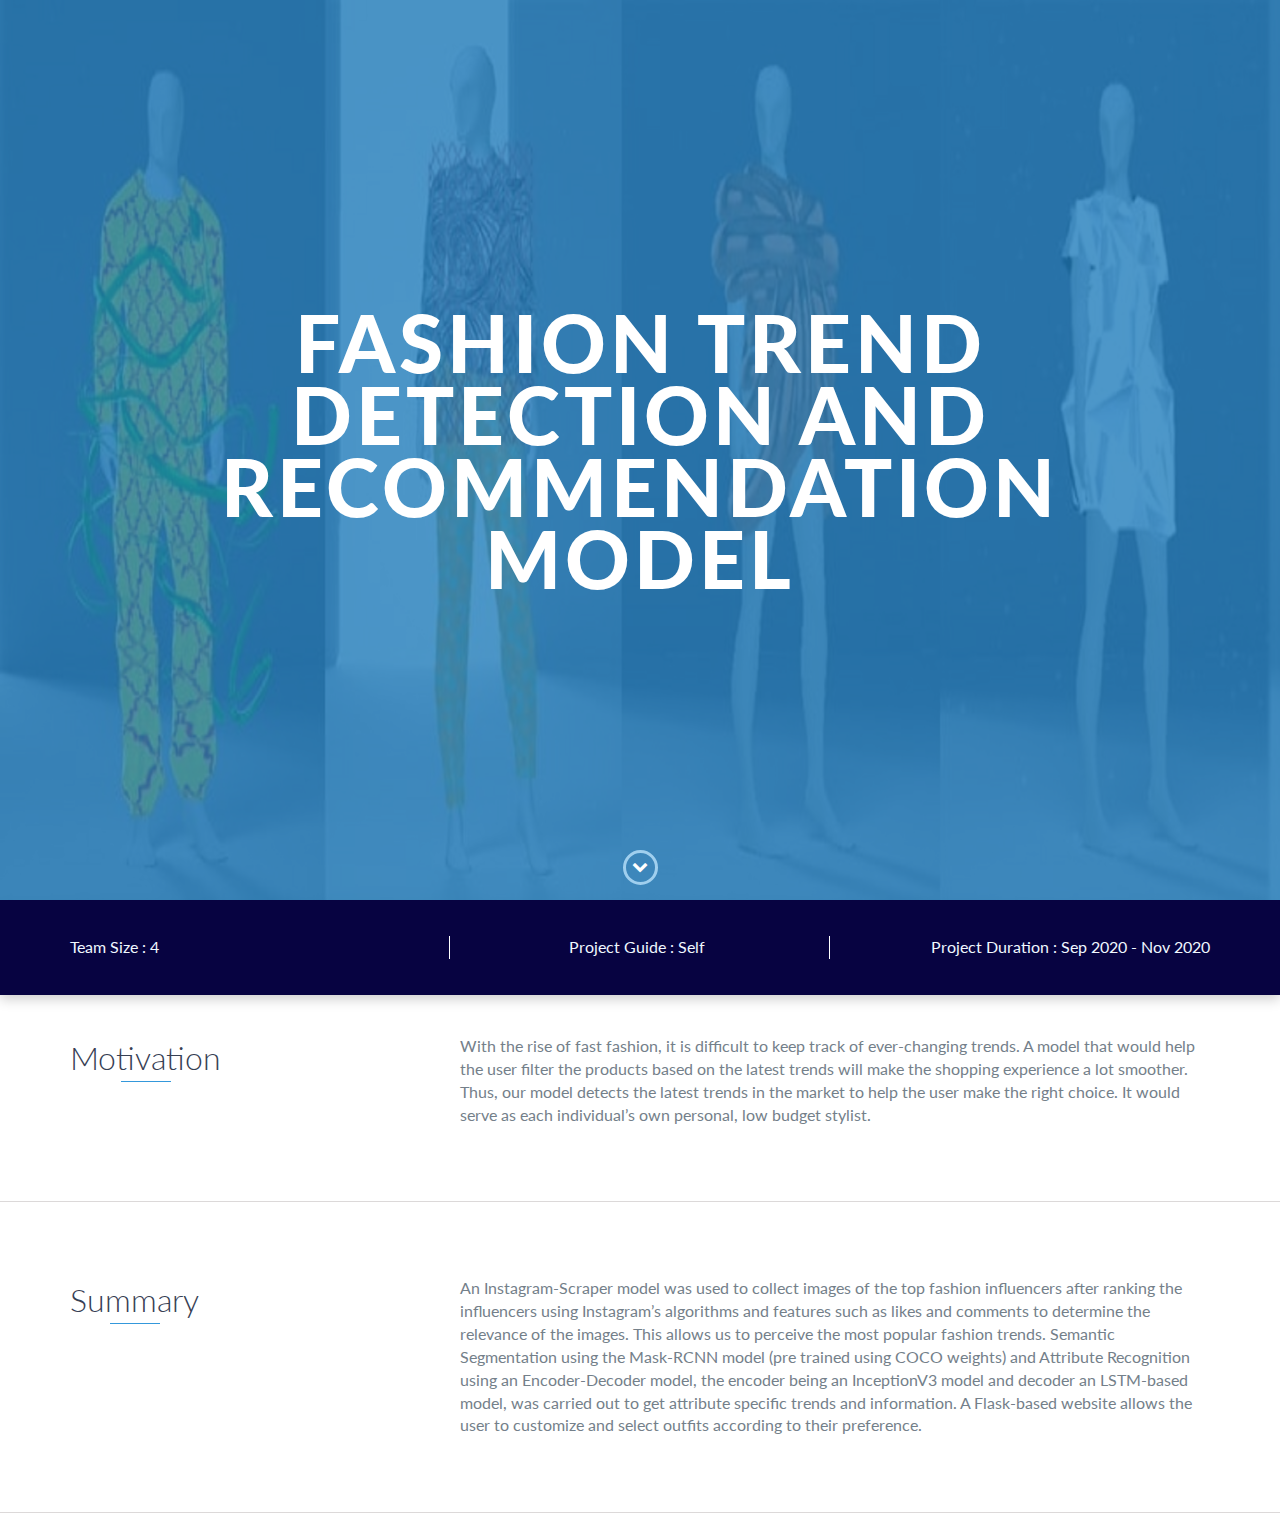
<file: Myntra.html>
<!DOCTYPE html>
<html class="no-js" lang="en">

<head>
    <meta charset="utf-8">
    <meta http-equiv="X-UA-Compatible" content="IE=edge">
    <meta name="viewport" content="width=device-width, initial-scale=1">
    <title>My Portfolio</title>
	<link rel="shortcut icon" href="favicon.ico" type="image/x-icon">
	<link rel="icon" href="favicon.ico" type="image/x-icon">
    <link href="https://fonts.googleapis.com/css?family=Lato:300,400,700,900" rel="stylesheet">
    <link rel="stylesheet" href="libs/font-awesome/css/font-awesome.min.css">
    <link href="css/bootstrap.min.css" rel="stylesheet">
    <link href="css/styles.css" rel="stylesheet">
    <link href="css/IITR.css" rel="stylesheet">
    <link href="css/page.css" rel="stylesheet">
    <link href="css/Myntra.css" rel="stylesheet">
</head>

<body>
    
    <div id="lead">
        <div id="lead-content">
            <h1>Fashion Trend Detection and Recommendation Model</h1>            
        </div>
        
     
        <!-- End #lead-content -->

        <div id="lead-overlay"></div>

        <div id="lead-down">
            <span>
                <i class="fa fa-chevron-down" aria-hidden="true"></i>
            </span>
        </div>
        <!-- End #lead-down -->
    </div>
    <!-- End #lead -->

    <div class="page-nav-space-holder d-none d-md-block">
        <div id="page-nav-wrapper" class="page-nav-wrapper text-center">
            <div class="container">
                
                <p class="alignleft">Team Size : 4</p>
                <p class="aligncenter">Project Guide : Self</p>
                <p class="alignright">Project Duration : Sep 2020 - Nov 2020</p>
                </div>
                <div style="clear: both;"></div>
            </div>
        </div><!--//page-nav-wrapper-->
    </div>

    <div id="about">
        <div class="container">
            <div class="row">
                <div class="col-md-4">
                    <h2 class="heading">Motivation</h2>
                </div>
                <div class="col-md-8">
                    <p>
                        With the rise of fast fashion, it is difficult to keep track of ever-changing trends. A model that would help the user filter the products based on the latest trends will make the shopping experience a lot smoother.
                        Thus, our model detects the latest trends in the market to help the user make the right choice. It would serve as each individual’s own personal, low budget stylist. 
                    </p>
                </div>
            </div>
        </div>
    </div>
    <!-- End #about -->

    <div id="about">
        <div class="container">
            <div class="row">
                <div class="col-md-4">
                    <h2 class="heading">Summary</h2>
                </div>
                <div class="col-md-8">
                    <p>
                        An Instagram-Scraper model was used to collect images of the top fashion influencers after ranking the influencers using Instagram’s algorithms and features such as likes and comments to determine the relevance of the images. This allows us to perceive the most popular fashion trends. Semantic Segmentation using the Mask-RCNN model (pre trained using COCO weights) and Attribute Recognition using an Encoder-Decoder model, the encoder being an InceptionV3 model and decoder an LSTM-based model, was carried out to get attribute specific trends and information. A Flask-based website allows the user to customize and select outfits according to their preference.
                    </p>
                </div>
            </div>
        </div>
    </div>
    <!-- End #about -->


    <script src="https://ajax.googleapis.com/ajax/libs/jquery/1.12.4/jquery.min.js"></script>
    <script src="js/scripts.min.js"></script>
</body>



</html>
</file>
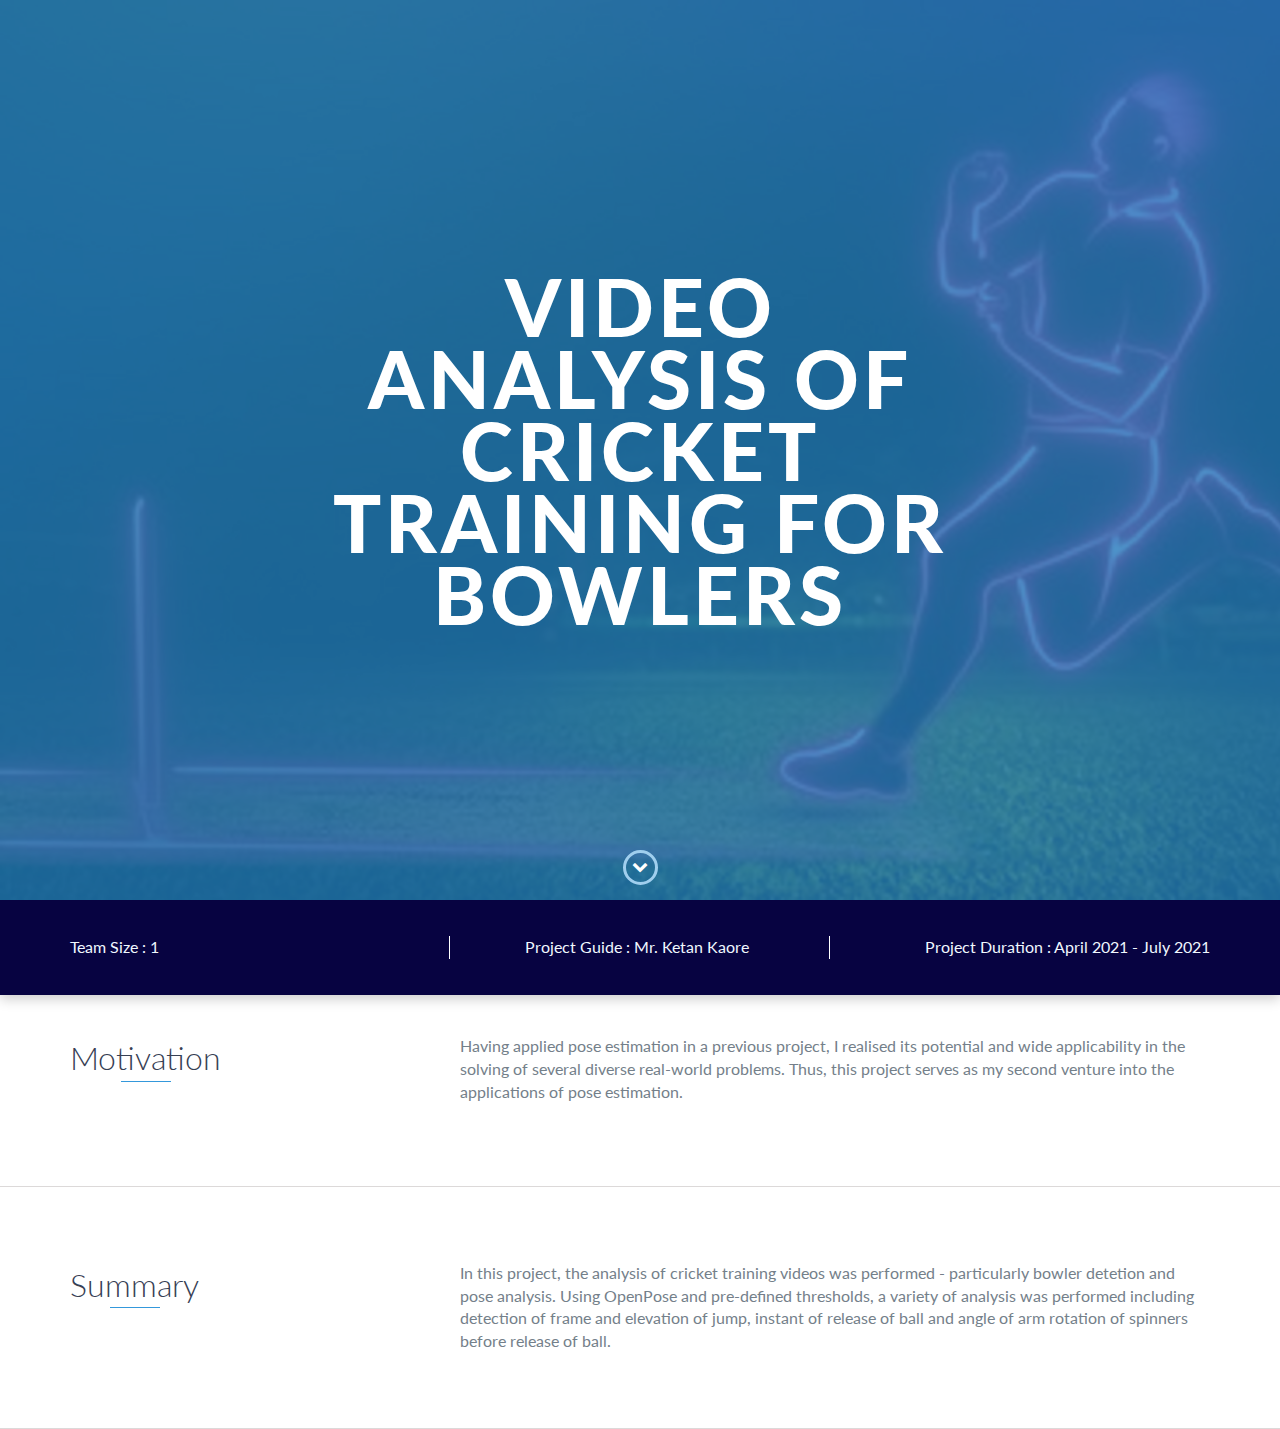
<file: wellplayed.html>
<!DOCTYPE html>
<html class="no-js" lang="en">

<head>
    <meta charset="utf-8">
    <meta http-equiv="X-UA-Compatible" content="IE=edge">
    <meta name="viewport" content="width=device-width, initial-scale=1">
    <title>My Portfolio</title>
	<link rel="shortcut icon" href="favicon.ico" type="image/x-icon">
	<link rel="icon" href="favicon.ico" type="image/x-icon">
    <link href="https://fonts.googleapis.com/css?family=Lato:300,400,700,900" rel="stylesheet">
    <link rel="stylesheet" href="libs/font-awesome/css/font-awesome.min.css">
    <link href="css/bootstrap.min.css" rel="stylesheet">
    <link href="css/styles.css" rel="stylesheet">
    <link href="css/style.css" rel="stylesheet">
    <link href="css/page.css" rel="stylesheet">
    <link href="css/well.css" rel="stylesheet">
</head>

<body>
    
    <div id="lead">
        <div id="lead-content">
            <h1>Video Analysis of Cricket Training for Bowlers</h1>
        </div>
        
      
        
        <!-- End #lead-content -->

        <div id="lead-overlay"></div>

        <div id="lead-down">
            <span>
                <i class="fa fa-chevron-down" aria-hidden="true"></i>
            </span>
        </div>
        <!-- End #lead-down -->
    </div>
    <!-- End #lead -->

    <div class="page-nav-space-holder d-none d-md-block">
        <div id="page-nav-wrapper" class="page-nav-wrapper text-center">
            <div class="container">
                
                <p class="alignleft">Team Size : 1</p>
                <p class="aligncenter">Project Guide : Mr. Ketan Kaore</p>
                <p class="alignright">Project Duration : April 2021 - July 2021</p>
                </div>
                <div style="clear: both;"></div>
            </div>
        </div><!--//page-nav-wrapper-->
    </div>

    <div id="about">
        <div class="container">
            <div class="row">
                <div class="col-md-4">
                    <h2 class="heading">Motivation</h2>
                </div>
                <div class="col-md-8">
                    <p>
                        Having applied pose estimation in a previous project, I realised its potential and wide applicability in the solving of several diverse real-world problems. Thus, this project serves as my second venture into the applications of pose estimation. 
                    </p>
                </div>
            </div>
        </div>
    </div>
    <!-- End #about -->

    <div id="about">
        <div class="container">
            <div class="row">
                <div class="col-md-4">
                    <h2 class="heading">Summary</h2>
                </div>
                <div class="col-md-8">
                    <p>
                        In this project, the analysis of cricket training videos was performed - particularly bowler detetion and pose analysis. Using OpenPose and pre-defined thresholds, a variety of analysis was performed including detection of frame and elevation of jump, instant of release of ball and angle of arm rotation of spinners before release of ball. 
                    </p>
                </div>
            </div>
        </div>
    </div>
    <!-- End #about -->

    <script src="https://ajax.googleapis.com/ajax/libs/jquery/1.12.4/jquery.min.js"></script>
    <script src="js/scripts.min.js"></script>
</body>


</html>
</file>
<file: css/styles.css>
/*!
    Title: Dev Portfolio Template
    Version: 1.2.2
    Last Change: 03/25/2020
    Author: Ryan Fitzgerald
    Repo: https://github.com/RyanFitzgerald/devportfolio-template
    Issues: https://github.com/RyanFitzgerald/devportfolio-template/issues

    Description: This file contains all the styles associated with the page
    that don't come from third party libraries. This file gets compiled using
    Gulp and send to the /css folder which is then loaded on the page.
*/body{font-family:'Lato', sans-serif;font-size:16px}body.active{overflow:hidden;z-index:-1}.no-js #experience-timeline>div{background:#fff;padding:10px;margin-bottom:10px;border:1px solid #dcd9d9}.no-js #experience-timeline>div h3{font-size:1.5em;font-weight:300;color:#374054;display:inline-block;margin:0}.no-js #experience-timeline>div h4{font-size:1.2em;font-weight:300;color:#7e8890;margin:0 0 15px 0}.no-js #experience-timeline>div p{color:#74808a;font-size:0.9em;margin:0}.no-js #experience-timeline:before,.no-js #experience-timeline:after{content:none}@keyframes dropHeader{0%{transform:translateY(-100%)}100%{transform:translateY(0)}}header{position:absolute;top:0;left:0;right:0;text-align:center;z-index:10;animation-name:dropHeader;animation-iteration-count:1;animation-timing-function:ease;animation-duration:0.75s}header ul{display:inline-block;background:#fff;text-align:center;padding:10px;margin:0;border-bottom-right-radius:4px;border-bottom-left-radius:4px}header li{display:inline-block}header a{display:block;color:#3498db;padding:10px}header a:hover{color:#217dbb;text-decoration:none;background:#eee;border-radius:4px}header a:focus{color:#3498db;text-decoration:none}header.active{display:block}header.sticky{position:fixed;z-index:999}footer{padding:50px 0}.copyright{padding-top:20px}.copyright p{margin:0;color:#74808a}.top{text-align:center}.top span{cursor:pointer;display:block;margin:15px auto 0 auto;width:35px;height:35px;border-radius:50%;border:3px solid #b9bfc4;text-align:center}.top i{color:#74808a}.social{text-align:right}.social ul{margin:5px 0 0 0;padding:0}.social li{display:inline-block;font-size:1.25em;list-style:none}.social a{display:block;color:#74808a;padding:10px}.social a:hover{color:#3498db}.btn-rounded-white{display:inline-block;color:#fff;padding:15px 25px;border:3px solid #fff;border-radius:30px;transition:.5s ease all}.btn-rounded-white:hover{color:#3498db;background:#fff;text-decoration:none}.shadow{box-shadow:0 1px 3px rgba(0,0,0,0.12),0 1px 2px rgba(0,0,0,0.24)}.shadow-large{box-shadow:0 3px 6px rgba(0,0,0,0.08),0 3px 6px rgba(0,0,0,0.15)}.heading{position:relative;display:inline-block;font-size:2em;font-weight:300;margin:0 0 30px 0}.heading:after{position:absolute;content:'';top:100%;height:1px;width:50px;left:0;right:0;margin:0 auto;background:#3498db}.background-alt{background:#f2f2f5}#lead{position:relative;height:100vh;min-height:500px;max-height:1080px;background:url(../images/lead-bg.jpg);background-size:cover;padding:15px;overflow:hidden}#lead-content{position:absolute;z-index:10;top:50%;left:50%;transform:translate(-50%, -50%);text-align:center}#lead-content h1,#lead-content h2{margin:0}#lead-content h1{color:#fff;font-weight:900;font-size:5em;text-transform:uppercase;letter-spacing:0.05em;line-height:0.9em}#lead-content h2{color:#a0cfee;font-weight:500;font-size:2.25em;margin-bottom:15px}#lead-overlay{position:absolute;height:100%;width:100%;top:0;right:0;bottom:0;left:0;background:rgba(33,125,187,0.8);z-index:1}#lead-down{position:absolute;left:0;right:0;width:100%;text-align:center;z-index:10;bottom:15px;color:#fff}#lead-down span{cursor:pointer;display:block;margin:0 auto;width:35px;height:35px;border-radius:50%;border:3px solid #a0cfee;text-align:center}#lead-down i{animation:pulsate 1.5s ease;animation-iteration-count:infinite;padding-top:5px}@keyframes pulsate{0%{transform:scale(1, 1)}50%{transform:scale(1.2, 1.2)}100%{transform:scale(1, 1)}}#about{padding:75px 15px;border-bottom:1px solid #dcd9d9}#about h2{color:#374054}#about p{color:#74808a;margin:0}#experience{padding:50px 15px;text-align:center;border-bottom:1px solid #dcd9d9}#experience h2{color:#374054}#experience-timeline{margin:30px auto 0 auto;position:relative;max-width:1000px}#experience-timeline:before{position:absolute;content:'';top:0;bottom:0;left:303px;right:auto;height:100%;width:3px;background:#3498db;z-index:0}#experience-timeline:after{position:absolute;content:'';width:3px;height:40px;background:#3498db;background:linear-gradient(to bottom, #3498db, rgba(52,152,219,0));top:100%;left:303px}.vtimeline-content{margin-left:350px;background:#fff;border:1px solid #e6e6e6;padding:15px;border-radius:3px;text-align:left}.vtimeline-content h3{font-size:1.5em;font-weight:300;color:#374054;display:inline-block;margin:0}.vtimeline-content h4{font-size:1.2em;font-weight:300;color:#7e8890;margin:0 0 15px 0}.vtimeline-content p{color:#74808a;font-size:0.9em;margin:0}.vtimeline-point{position:relative;display:block;vertical-align:top;margin-bottom:30px}.vtimeline-icon{position:relative;color:#fff;width:50px;height:50px;background:#3498db;border-radius:50%;float:left;z-index:99;margin-left:280px}.vtimeline-icon i{display:block;font-size:2em;margin-top:10px}.vtimeline-date{width:260px;text-align:right;position:absolute;left:0;top:10px;font-weight:300;color:#374054}#education{padding:50px 15px 20px 15px;border-bottom:1px solid #dcd9d9;text-align:center}#education h2{color:#374054;margin-bottom:50px}.education-block{max-width:700px;margin:0 auto 30px auto;padding:15px;border:1px solid #dcd9d9;text-align:left}.education-block h3{font-weight:500;float:left;margin:0;color:#374054}.education-block span{color:#74808a;float:right}.education-block h4{color:#74808a;clear:both;font-weight:500;margin:0 0 15px 0}.education-block p,.education-block ul{margin:0;color:#74808a;font-size:0.9em}.education-block ul{padding:0 0 0 15px}#projects{padding:50px 15px;border-bottom:1px solid #dcd9d9;text-align:center}#projects h2{color:#374054;margin-bottom:50px}.project{position:relative;max-width:900px;margin:0 auto 30px auto;overflow:hidden;background:#fff;border-radius:4px}.project-image{float:left}.project-info{position:absolute;top:50%;transform:translateY(-50%);margin-left:300px;padding:15px}.project-info h3{font-size:1.5em;font-weight:300;color:#374054;margin:0 0 15px 0}.project-info p{color:#74808a;margin:0 0 15px 0;font-size:0.9em}.no-image .project-info{position:relative;margin:0;padding:30px 15px;transform:none}#more-projects{display:none}#skills{padding:50px 15px;text-align:center}#skills h2{color:#374054;margin-bottom:50px}#skills ul{display:block;margin:0 auto;padding:0;max-width:800px}#skills li{display:inline-block;margin:7px;padding:5px 10px;color:#374054;background:#e4e4ea;list-style:none;cursor:default;font-size:1.2em}#contact{padding:50px 15px;background:#3498db;text-align:center}#contact h2{margin:0 0 15px 0;color:#fff;font-weight:500}#contact-form{max-width:500px;margin:0 auto}#contact-form input,#contact-form textarea{display:block;width:100%;padding:10px;border-radius:4px;border:none;margin-bottom:10px;background:#1d6fa5;color:#fff;transition:.5s ease all}#contact-form input::-webkit-input-placeholder,#contact-form textarea::-webkit-input-placeholder{color:#fff}#contact-form input:-moz-placeholder,#contact-form textarea:-moz-placeholder{color:#fff;opacity:1}#contact-form input::-moz-placeholder,#contact-form textarea::-moz-placeholder{color:#fff;opacity:1}#contact-form input:-ms-input-placeholder,#contact-form textarea:-ms-input-placeholder{color:#fff}#contact-form input:focus,#contact-form textarea:focus{outline:none;background:#16527a}#contact-form textarea{height:150px;resize:none}#contact-form button{display:block;width:100%;background:#fff;border-radius:4px;padding:5px 10px;border:none;color:#3498db;font-weight:700;box-shadow:0 1px 3px rgba(0,0,0,0.12),0 1px 2px rgba(0,0,0,0.24);transition:.5s ease all}#contact-form button:hover{box-shadow:0 10px 20px rgba(0,0,0,0.19),0 6px 6px rgba(0,0,0,0.23)}.optional-section{padding:50px 15px;text-align:center;border-top:1px solid #dcd9d9}.optional-section h2{color:#374054}.optional-section-block{max-width:700px;margin:0 auto 30px auto;padding:15px;border:1px solid #dcd9d9;background:#fff;text-align:left}.optional-section-block h3{font-weight:500;margin:0 0 15px 0;color:#374054}.optional-section-block h4{color:#74808a;clear:both;font-weight:500;margin:0 0 15px 0}.optional-section-block p,.optional-section-block ul{margin:0 0 15px 0;color:#74808a;font-size:0.9em}.optional-section-block ul{padding:0 0 0 15px}@media only screen and (max-width: 750px){#experience-timeline:before,#experience-timeline:after{left:23px}.vtimeline-date{width:auto;text-align:left;position:relative;margin-bottom:15px;display:block;margin-left:70px}.vtimeline-icon{margin-left:0}.vtimeline-content{margin-left:70px}}@media only screen and (max-width: 992px){#lead{height:auto;min-height:auto;max-height:auto;padding:100px 15px}#lead-content{position:relative;transform:none;left:auto;top:auto}#lead-content h1{font-size:3em}#lead-content h2{font-size:1.75em}#about{text-align:center}#about p{text-align:left}}@media only screen and (max-width: 768px){header{position:fixed;display:none;z-index:999;animation:none;bottom:0;height:100%}#lead-content h1{font-size:2em}#lead-content h2{font-size:1.3em}#lead-content a{padding:10px 20px}#lead-down{display:none}.education-block h3,.education-block span{float:none}.project-image{display:inline-block;position:relative;margin:0}.project-info{position:relative;margin:0;padding:30px 15px;top:auto;transform:none}.page-nav-space-holder{display:none}.page-nav-wrapper{display:none}footer{text-align:center}.social{text-align:center}}@media only screen and (max-width: 480px){#lead-content h1{font-size:1.5em}#lead-content h2{font-size:1em}#lead-content a{font-size:0.9em;padding:5px 10px}}
</file>
<file: css/lead.css>
#lead {
    position: relative;
    color: aqua;
    height: 100vh;
    min-height: 500px;
    max-height: 1080px;
    background: url(../images/AI.jpg);
    background-size: cover;
    padding: 15px;
    overflow: hidden;
}

.author-img {
    width: 250px;
    height: 250px;
    margin: 0 auto;
    margin-bottom: 30px;
    -webkit-border-radius: 100%;
    -moz-border-radius: 100%;
    -ms-border-radius: 100%;
    border-radius: 100%;
    border: 3px solid white;
}

#lead-content {
    position: absolute;
    z-index: 10;
    top: 50%;
    left: 50%;
    transform: translate(-50%, -50%);
    text-align: center;

    h1, h2 {
        margin: 0;
    }

    h1 {
        color: #fff;
        font-weight: 900;
        font-size: 5em;
        text-transform: uppercase;
        letter-spacing: 0.05em;
        line-height: 0.9em;
    }

    h2 {
        color: lighten(aqua, 25%);
        font-weight: 500;
        font-size: 2.25em;
        margin-bottom: 15px;
    }
}
#lead-overlay {
    position: absolute;
    height: 100%;
    width: 100%;
    top: 0;
    right: 0;
    bottom: 0;
    left: 0;
    background: rgba($base-color-hover, 0.8);
    z-index: 1;
}
</file>
<file: css/page.css>
/* Page Nav */
.page-nav-space-holder {
    height: 60px;
    position: center;
}

.page-nav-wrapper {
    background: #070341;
    padding-top: 20px;
    padding-bottom: 20px;
    position: absolute;
    width: 100%;
    left: 0;
    -webkit-box-shadow: 0 4px 12px rgba(0, 0, 0, 0.2);
    -moz-box-shadow: 0 4px 12px rgba(0, 0, 0, 0.2);
    box-shadow: 0 4px 12px rgba(0, 0, 0, 0.2);
}

.page-nav-wrapper.fixed {
    position: fixed;
    top: 0;
    left: 0;
    width: 100%;
    z-index: 100;
    background: #00BCD4;
}

.page-nav-wrapper a {
    color: #fff;
    text-decoration: none;
    font-weight: 500;
}

.page-nav-wrapper .page-nav {
    margin: 10px;
    display: inline-block;
}

.page-nav-wrapper .page-nav li {
    margin-right: 85px;
    display: inline-block;
    background: none;
}

.page-nav-wrapper .page-nav li:hover,
.page-nav-wrapper .page-nav li:active {
    background: none;
}

.page-nav-wrapper .page-nav li a {
    color: #fff;
    position: center;
    padding: inherit;
}

.page-nav-wrapper .page-nav li a:hover {
    color: #fff;
    position: center;
}

.page-nav-wrapper .page-nav li a:hover,
.page-nav-wrapper .page-nav li a:active,
.page-nav-wrapper .page-nav li a:focus {
    background: none;
}

.page-nav-wrapper .page-nav li a.active {
    color: #fff;
    background: none;
}

.page-nav-wrapper .page-nav li:last-child {
    margin-right: 10px;
}

.wrapper {
    padding-top: 60px;
    padding-bottom: 60px;
}


.alignleft {
    float: left;
    color: aliceblue;
    border-right:1px solid white;
    padding-right:5px;
    text-align:left;
    width:33.33333%;
}
.aligncenter {
    float: left;
    color: aliceblue;
    border-right:1px solid white;
    padding-right:5px;
    text-align:center;
    width:33.33333%;
}
.alignright {
    float: left;
    color: aliceblue;
    text-align:right;
    width:33.33333%;
}
</file>
<file: css/styleopt.css>
#pub{
    padding: 50px 15px;
    text-align: center;
    border-top: 1px solid $border;
    border-bottom: 1px solid $border;
    border-top:1px;
    border-bottom:1px;

    h2 {
        color: $heading;
    }
}

.optional-section-block {
    max-width: 700px;
    margin: 0 auto 30px auto;
    padding: 15px;
    border: 1px solid $border;
    background: #fff;
    text-align: left;

    h3 {
        font-weight: 500;
        margin: 0 0 15px 0;
        color: $heading;
    }

    h4 {
        color: $text;
        clear: both;
        font-weight: 500;
        margin: 0 0 15px 0;
    }

    p, ul {
        margin: 0 0 15px 0;
        color: $text;
        font-size: 0.9em;
    }

    ul {
        padding: 0 0 0 15px;
    }
}

#extra {
    padding: 50px 15px;
    text-align: center;
    border-top: 1.5px solid $border;

    h2 {
        color: $heading;
    }
}

.optional-section-block {
    max-width: 700px;
    margin: 0 auto 30px auto;
    padding: 15px;
    border: 1px solid $border;
    background: #fff;
    text-align: left;

    h3 {
        font-weight: 500;
        margin: 0 0 15px 0;
        color: $heading;
    }

    h4 {
        color: $text;
        clear: both;
        font-weight: 500;
        margin: 0 0 15px 0;
    }

    p, ul {
        margin: 0 0 15px 0;
        color: $text;
        font-size: 0.9em;
    }

    ul {
        padding: 0 0 0 15px;
    }
}
</file>
<file: css/style.css>
* {box-sizing:border-box}

/* Slideshow container */
.slideshow-container {
  max-width: 350px;
  position: relative;
  margin: auto;
}

/* Hide the images by default */
.mySlides {
  display: none;
}



/* On hover, add a black background color with a little bit see-through */
.prev:hover, .next:hover {
  background-color: rgba(0,0,0,0.8);
}

/* Caption text */
h3 {
  color: #374054;
  margin-bottom: 50px;
  
}




.active, .dot:hover {
  background-color: #717171;
}

/* Fading animation */
.fade {
  -webkit-animation-name: fade;
  -webkit-animation-duration: 1.5s;
  animation-name: fade;
  animation-duration: 1.5s;
}

@-webkit-keyframes fade {
  from {opacity: .4}
  to {opacity: 1}
}

@keyframes fade {
  from {opacity: .4}
  to {opacity: 1}
}
</file>
<file: css/ICSS.css>
#lead {
    position: relative;
    color: aqua;
    height: 100vh;
    min-height: 300px;
    max-height: 1000px;
    background: url(../images/ICSScover.jpg);
    background-size: cover;
    padding: 15px;
    overflow: hidden;
}

.profile-image {
    position: absolute;
    width: 50px;
    height: 50px;
    top: -1020px;
    margin-left: -80px;
    left: 50%;
}

#lead-content {
    position: absolute;
    z-index: 10;
    top: 50%;
    left: 50%;
    transform: translate(-50%, -50%);
    text-align: center;

    h1, h2 {
        margin: 0;
    }

    h1 {
        color: #fff;
        font-weight: 900;
        font-size: 5em;
        text-transform: uppercase;
        letter-spacing: 0.05em;
        line-height: 0.9em;
    }

    h2 {
        color: lighten(aqua, 25%);
        font-weight: 500;
        font-size: 2.25em;
        margin-bottom: 15px;
    }
}

#lead-overlay {
    position: absolute;
    height: 100%;
    width: 100%;
    top: 0;
    right: 0;
    bottom: 0;
    left: 0;
    background: rgba($base-color-hover, 0.8);
    z-index: 1;
}
</file>
<file: css/IITK.css>
#lead {
    position: relative;
    color: aqua;
    height: 100vh;
    min-height: 300px;
    max-height: 1000px;
    background: url(../images/IITKcover.jpg);
    background-size: cover;
    padding: 15px;
    overflow: hidden;
}


#lead-content {
    position: absolute;
    z-index: 10;
    top: 50%;
    left: 50%;
    transform: translate(-50%, -50%);
    text-align: center;

    h1, h2 {
        margin: 0;
    }

    h1 {
        color: #fff;
        font-weight: 900;
        font-size: 5em;
        text-transform: uppercase;
        letter-spacing: 0.05em;
        line-height: 0.9em;
    }

    h2 {
        color: lighten(aqua, 25%);
        font-weight: 500;
        font-size: 2.25em;
        margin-bottom: 15px;
    }
}

#lead-overlay {
    position: absolute;
    height: 100%;
    width: 100%;
    top: 0;
    right: 0;
    bottom: 0;
    left: 0;
    background: rgba(aqua-hover, 0.8);
    z-index: 1;
}
</file>
<file: css/IITR.css>
#lead {
    position: relative;
    color: aqua;
    height: 100vh;
    min-height: 300px;
    max-height: 1000px;
    background: url(../images/IITRcover.jpg);
    background-size: cover;
    padding: 15px;
    overflow: hidden;
}

.profile-image {
    position: absolute;
    width: 50px;
    height: 50px;
    top: -1020px;
    margin-left: -80px;
    left: 50%;
}

#lead-content {
    position: absolute;
    z-index: 10;
    top: 50%;
    left: 50%;
    transform: translate(-50%, -50%);
    text-align: center;

    h1, h2 {
        margin: 0;
    }

    h1 {
        color: #fff;
        font-weight: 900;
        font-size: 5em;
        text-transform: uppercase;
        letter-spacing: 0.05em;
        line-height: 0.9em;
    }

    h2 {
        color: lighten(aqua, 25%);
        font-weight: 500;
        font-size: 2.25em;
        margin-bottom: 15px;
    }
}

#lead-overlay {
    position: absolute;
    height: 100%;
    width: 100%;
    top: 0;
    right: 0;
    bottom: 0;
    left: 0;
    background: rgba($base-color-hover, 0.8);
    z-index: 1;
}
</file>
<file: css/KGQA.css>
#lead {
    position: relative;
    color: aqua;
    height: 100vh;
    min-height: 300px;
    max-height: 1000px;
    background: url(../images/KGQAcover.png);
    background-size: cover;
    padding: 15px;
    overflow: hidden;
}


#lead-content {
    position: absolute;
    z-index: 10;
    top: 50%;
    left: 50%;
    transform: translate(-50%, -50%);
    text-align: center;

    h1, h2 {
        margin: 0;
    }

    h1 {
        color: #fff;
        font-weight: 900;
        font-size: 5em;
        text-transform: uppercase;
        letter-spacing: 0.05em;
        line-height: 0.9em;
    }

    h2 {
        color: lighten(aqua, 25%);
        font-weight: 500;
        font-size: 2.25em;
        margin-bottom: 15px;
    }
}

#lead-overlay {
    position: absolute;
    height: 100%;
    width: 100%;
    top: 0;
    right: 0;
    bottom: 0;
    left: 0;
    background: rgba($base-color-hover, 0.8);
    z-index: 1;
}
</file>
<file: css/Myntra.css>
#lead {
    position: relative;
    color: aqua;
    height: 100vh;
    min-height: 300px;
    max-height: 1000px;
    background: url(../images/Myntracover.png);
    background-size: cover;
    padding: 15px;
    overflow: hidden;
}

.profile-image {
    position: absolute;
    width: 50px;
    height: 50px;
    top: -1020px;
    margin-left: -80px;
    left: 50%;
}

#lead-content {
    position: absolute;
    z-index: 10;
    top: 50%;
    left: 50%;
    transform: translate(-50%, -50%);
    text-align: center;

    h1, h2 {
        margin: 0;
    }

    h1 {
        color: #fff;
        font-weight: 900;
        font-size: 5em;
        text-transform: uppercase;
        letter-spacing: 0.05em;
        line-height: 0.9em;
    }

    h2 {
        color: lighten(aqua, 25%);
        font-weight: 500;
        font-size: 2.25em;
        margin-bottom: 15px;
    }
}

#lead-overlay {
    position: absolute;
    height: 100%;
    width: 100%;
    top: 0;
    right: 0;
    bottom: 0;
    left: 0;
    background: rgba($base-color-hover, 0.8);
    z-index: 1;
}
</file>
<file: css/well.css>
#lead {
    position: relative;
    color: aqua;
    height: 100vh;
    min-height: 300px;
    max-height: 1000px;
    background: url(../images/wellcover.jpg);
    background-size: cover;
    padding: 15px;
    overflow: hidden;
}


#lead-content {
    position: absolute;
    z-index: 10;
    top: 50%;
    left: 50%;
    transform: translate(-50%, -50%);
    text-align: center;

    h1, h2 {
        margin: 0;
    }

    h1 {
        color: #fff;
        font-weight: 900;
        font-size: 5em;
        text-transform: uppercase;
        letter-spacing: 0.05em;
        line-height: 0.9em;
    }

    h2 {
        color: lighten(aqua, 25%);
        font-weight: 500;
        font-size: 2.25em;
        margin-bottom: 15px;
    }
}

#lead-overlay {
    position: absolute;
    height: 100%;
    width: 100%;
    top: 0;
    right: 0;
    bottom: 0;
    left: 0;
    background: rgba($base-color-hover, 0.8);
    z-index: 1;
}
</file>
